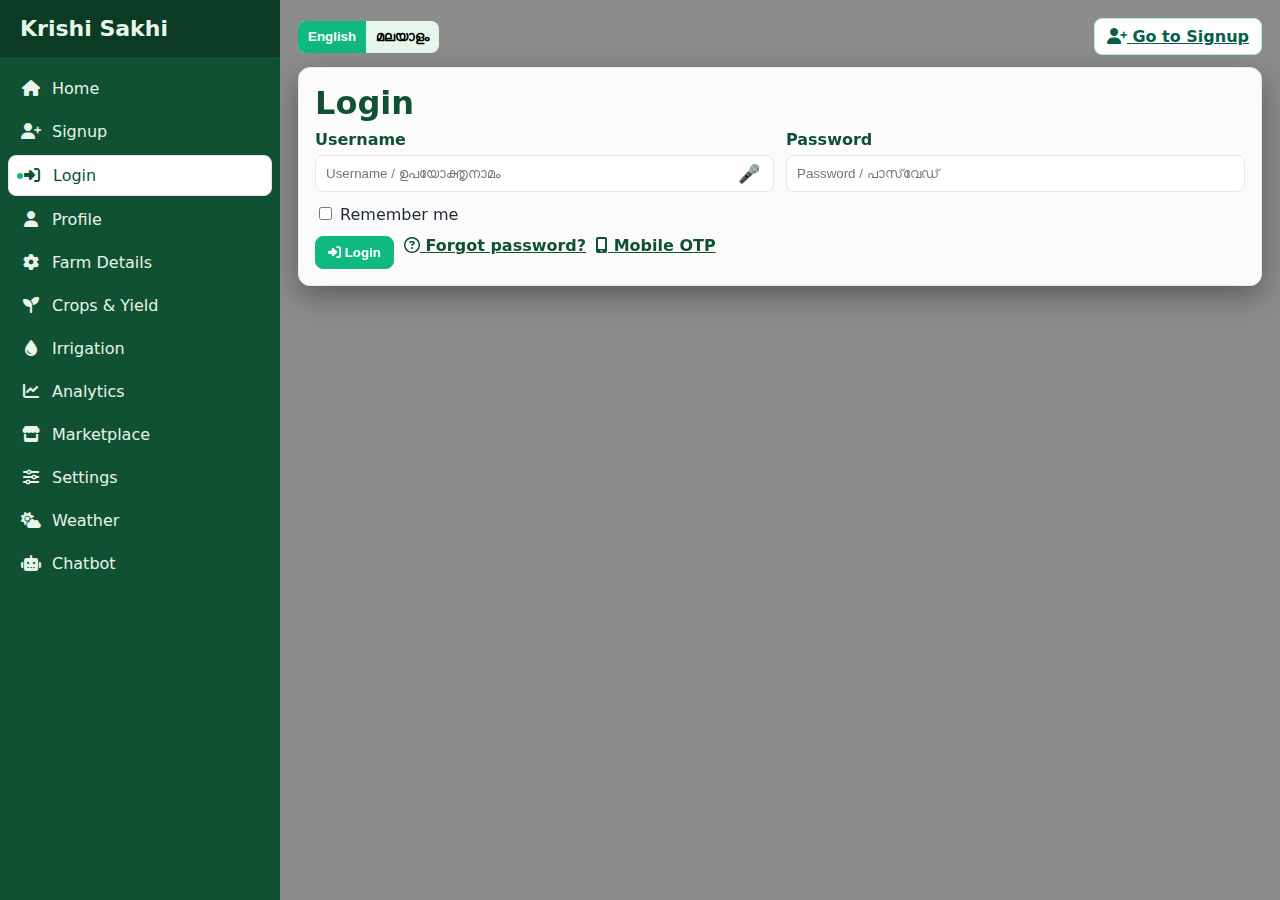
<file: Green/index.html>
<!doctype html>
<html lang="en">
<head>
  <meta charset="utf-8" />
  <meta name="viewport" content="width=device-width, initial-scale=1" />
  <title>Krishi Sakhi • Home</title>
  <link rel="stylesheet" href="styles.css" />
  <link href="https://cdnjs.cloudflare.com/ajax/libs/font-awesome/6.5.0/css/all.min.css" rel="stylesheet" />
</head>
<body>
  <div class="layout">
    <aside class="sidebar">
      <div class="brand">Krishi Sakhi</div>
      <nav>
        <ul class="nav">
          <li><a class="active" href="index.html"><span class="icon"><i class="fa-solid fa-house"></i></span> <span data-i18n="home">Home</span></a></li>
          <li><a href="signup.html"><span class="icon"><i class="fa-solid fa-user-plus"></i></span> <span data-i18n="signup">Signup</span></a></li>
          <li><a href="login.html"><span class="icon"><i class="fa-solid fa-right-to-bracket"></i></span> <span data-i18n="login">Login</span></a></li>
          <li><a href="profile.html"><span class="icon"><i class="fa-solid fa-user"></i></span> <span data-i18n="profile">Profile</span></a></li>
          <li><a href="farm-details.html"><span class="icon"><i class="fa-solid fa-gear"></i></span> <span data-i18n="farm">Farm Details</span></a></li>
          <li><a href="crops-yield.html"><span class="icon"><i class="fa-solid fa-seedling"></i></span> <span data-i18n="crops">Crops & Yield</span></a></li>
          <li><a href="irrigation.html"><span class="icon"><i class="fa-solid fa-droplet"></i></span> <span data-i18n="irrigation">Irrigation</span></a></li>
          <li><a href="analytics.html"><span class="icon"><i class="fa-solid fa-chart-line"></i></span> <span data-i18n="analytics">Analytics</span></a></li>
          <li><a href="marketplace.html"><span class="icon"><i class="fa-solid fa-store"></i></span> <span data-i18n="market">Marketplace</span></a></li>
          <li><a href="settings.html"><span class="icon"><i class="fa-solid fa-sliders"></i></span> <span data-i18n="settings">Settings</span></a></li>
          <li><a href="weather.html"><span class="icon"><i class="fa-solid fa-cloud-sun"></i></span> <span data-i18n="weather">Weather</span></a></li>
        </ul>
      </nav>
    </aside>
    <main class="main">
      <div class="actions" style="justify-content:space-between;align-items:center;margin-bottom:12px">
        <div class="lang-toggle">
          <button id="btn-en" class="active">English</button>
          <button id="btn-ml">മലയാളം</button>
        </div>
        <a class="btn secondary" href="signup.html"><i class="fa-solid fa-user-plus"></i> <span data-i18n="get_started">Get Started</span></a>
      </div>
      <div class="card">
        <h1 class="header" data-i18n="welcome">Welcome to Krishi Sakhi</h1>
        <p class="text" data-i18n="home_desc">Manage your farm operations, crops, water, and market in one place.</p>
      </div>
      <div class="row g-3">
        <div class="card"><h2 class="header" data-i18n="module_profile">Profile</h2><p data-i18n="module_profile_desc">Maintain your personal and farm identification details.</p></div>
        <div class="card"><h2 class="header" data-i18n="module_farm">Farm Details</h2><p data-i18n="module_farm_desc">Record land, soil, infrastructure, and GPS location.</p></div>
        <div class="card"><h2 class="header" data-i18n="module_crops">Crops & Yield</h2><p data-i18n="module_crops_desc">Plan seasons, track growth, and record harvests.</p></div>
        <div class="card"><h2 class="header" data-i18n="module_irrigation">Irrigation</h2><p data-i18n="module_irrigation_desc">Manage water sources, schedules, and usage.</p></div>
        <div class="card"><h2 class="header" data-i18n="module_analytics">Analytics</h2><p data-i18n="module_analytics_desc">View trends and profitability insights.</p></div>
        <div class="card"><h2 class="header" data-i18n="module_market">Marketplace</h2><p data-i18n="module_market_desc">Buy inputs and sell produce.</p></div>
      </div>
    </main>
  </div>
  <script>
    // Auth gate: force login first
    try { if(!localStorage.getItem('green:auth')) { window.location.replace('login.html'); } } catch(e) {}
    const I18N={
      en:{home:'Home',signup:'Signup',login:'Login',profile:'Profile',farm:'Farm Details',crops:'Crops & Yield',irrigation:'Irrigation',analytics:'Analytics',market:'Marketplace',settings:'Settings',get_started:'Get Started',welcome:'Welcome to Kerala Farmers Portal',home_desc:'Manage your farm operations, crops, water, and market in one place.',module_profile:'Profile',module_profile_desc:'Maintain your personal and farm identification details.',module_farm:'Farm Details',module_farm_desc:'Record land, soil, infrastructure, and GPS location.',module_crops:'Crops & Yield',module_crops_desc:'Plan seasons, track growth, and record harvests.',module_irrigation:'Irrigation',module_irrigation_desc:'Manage water sources, schedules, and usage.',module_analytics:'Analytics',module_analytics_desc:'View trends and profitability insights.',module_market:'Marketplace',module_market_desc:'Buy inputs and sell produce.'},
      ml:{home:'ഹോം',signup:'രജിസ്റ്റർ',login:'ലോഗിൻ',profile:'പ്രൊഫൈൽ',farm:'കൃഷിയിട വിവരങ്ങൾ',crops:'വിള & വിളവ്',irrigation:'ജലസേചനം',analytics:'വിശകലനം',market:'മാർക്കറ്റ്പ്ലേസ്',settings:'സെറ്റിങ്ങുകൾ',get_started:'ആരംഭിക്കൂ',welcome:'കേരള കർഷക പോർട്ടലിലേക്ക് സ്വാഗതം',home_desc:'നിങ്ങളുടെ കൃഷിയിടം, വിളകൾ, ജലം, മാർക്കറ്റ് എല്ലാം ഒരിടത്ത്.',module_profile:'പ്രൊഫൈൽ',module_profile_desc:'വ്യക്തിഗതവും കൃഷിയിടവുമായ വിവരങ്ങൾ.',module_farm:'കൃഷിയിട വിവരങ്ങൾ',module_farm_desc:'ഭൂമി, മണ്ണ്, സൗകര്യങ്ങൾ, ജിപിഎസ്.',module_crops:'വിള & വിളവ്',module_crops_desc:'സീസണുകൾ പ്ലാൻ ചെയ്ത് വിള വളർച്ചയും വിളവുമുണ്ട്.',module_irrigation:'ജലസേചനം',module_irrigation_desc:'ജലസ്രോതസുകൾ, ഷെഡ്യൂളുകൾ, ഉപയോഗം.',module_analytics:'വിശകലനം',module_analytics_desc:'ട്രൻഡുകളും ലാഭപ്രാപ്തിയും.',module_market:'മാർക്കറ്റ്പ്ലേസ്',module_market_desc:'ഇൻപുട്ടുകൾ വാങ്ങൽ, ഉൽപ്പന്നം വിൽപ്പന.'}
    };
    const btnEn=document.getElementById('btn-en'), btnMl=document.getElementById('btn-ml');
    function setLang(l){ document.querySelectorAll('[data-i18n]').forEach(el=>{ const k=el.getAttribute('data-i18n'); el.textContent=I18N[l][k]||el.textContent; }); btnEn.classList.toggle('active',l==='en'); btnMl.classList.toggle('active',l==='ml'); }
    btnEn.addEventListener('click',()=>setLang('en')); btnMl.addEventListener('click',()=>setLang('ml'));
    setLang('en');
  </script>
  
  <!-- Chatbot slider -->
  <button class="chatbot-toggle" id="chatbotToggle" title="Ask Krishi Sakhi">💬</button>
  <div class="chatbot-panel" id="chatbotPanel">
    <div class="chatbot-header">
      <strong>Krishi Sakhi Chat</strong>
      <button id="chatbotClose" class="btn secondary" style="padding:4px 8px">✕</button>
    </div>
    <div class="chatbot-body" id="chatBody">
      <div class="chat-msg"><div class="chat-bubble">Hi! Ask me about crops, irrigation, weather, or market prices. Try one:</div></div>
      <div class="suggestions" id="chatSug"></div>
    </div>
    <div class="chat-input">
      <input class="input" id="chatInput" placeholder="Type your question..." />
      <button class="btn" id="chatSend">Send</button>
    </div>
  </div>

  <script>
    // Chatbot simple Q&A
    const QA = [
      {q:['best crop now','season','what to plant'], a:'Current season suggestions: Virippu (Apr–Sep) paddy varieties like Uma/Jyothi; vegetables like okra and cucumber.'},
      {q:['irrigation schedule','water'], a:'Irrigation advice: For paddy, maintain 2–5 cm water depth after transplanting; reduce before harvest. Use schedules based on rainfall.'},
      {q:['fertilizer','npk'], a:'General NPK guidance: Follow soil test. Typical paddy split (example): 60:30:30 kg/acre in 3 splits.'},
      {q:['market price','price'], a:'Market prices vary daily. Check local Krishi Bhavan bulletin or state Agri Market portals.'},
      {q:['weather','rain'], a:'Expect monsoon variability; plan drainage in waterlogged areas and mulch in summer to conserve moisture.'}
    ];
    const SUG = ['What to plant this season?','Irrigation schedule for paddy','Fertilizer guidance','Market price info','Weather tips'];
    const chatToggle=document.getElementById('chatbotToggle');
    const chatPanel=document.getElementById('chatbotPanel');
    const chatClose=document.getElementById('chatbotClose');
    const chatBody=document.getElementById('chatBody');
    const chatInput=document.getElementById('chatInput');
    const chatSend=document.getElementById('chatSend');
    const chatSug=document.getElementById('chatSug');
    function addMsg(text, user=false){
      const row=document.createElement('div'); row.className='chat-msg'+(user?' user':'');
      const bub=document.createElement('div'); bub.className='chat-bubble'; bub.textContent=text; row.appendChild(bub); chatBody.appendChild(row); chatBody.scrollTop=chatBody.scrollHeight;
    }
    function answer(q){
      const t=q.toLowerCase();
      const hit=QA.find(x=>x.q.some(k=>t.includes(k)));
      return hit?hit.a:"Sorry, I don't have that info yet. Try asking about irrigation, fertilizer, market prices, or weather.";
    }
    function send(){ const v=chatInput.value.trim(); if(!v) return; addMsg(v,true); addMsg(answer(v)); chatInput.value=''; }
    chatSend.addEventListener('click',send);
    chatInput.addEventListener('keydown',e=>{ if(e.key==='Enter') send(); });
    chatToggle.addEventListener('click',()=>{ chatPanel.style.display = chatPanel.style.display==='flex'?'none':'flex'; if(chatPanel.style.display==='flex'){ chatInput.focus(); }});
    chatClose.addEventListener('click',()=>{ chatPanel.style.display='none'; });
    SUG.forEach(s=>{ const b=document.createElement('button'); b.className='suggestion'; b.textContent=s; b.addEventListener('click',()=>{ chatInput.value=s; send(); }); chatSug.appendChild(b); });
  </script>

  <!-- Weather slider -->
  <button class="chatbot-toggle" id="weatherToggle" title="Weather">☁️</button>
  <div class="chatbot-panel" id="weatherPanel">
    <div class="chatbot-header">
      <strong>14-Day Weather</strong>
      <a href="weather.html" class="btn secondary" style="padding:4px 8px">Open</a>
    </div>
    <div class="chatbot-body">
      <div id="wxPreview" class="wx-list"></div>
      <div class="hint">Showing next days. Click Open for full 2-week forecast.</div>
    </div>
  </div>
  <script>
    async function loadWeatherPreview(){
      const coords = await (new Promise(res=>{
        if(navigator.geolocation){ navigator.geolocation.getCurrentPosition(p=>res({lat:p.coords.latitude, lon:p.coords.longitude}), ()=>res(null), {timeout:3000}); } else res(null);
      }));
      const lat = coords?.lat ?? 8.5241; // Thiruvananthapuram
      const lon = coords?.lon ?? 76.9366;
      const url = `https://api.open-meteo.com/v1/forecast?latitude=${lat}&longitude=${lon}&daily=temperature_2m_max,temperature_2m_min,precipitation_probability_mean&forecast_days=14&timezone=auto`;
      try{
        const r = await fetch(url); const j = await r.json();
        const d = j.daily; const list=document.getElementById('wxPreview'); list.innerHTML='';
        (d.time||[]).slice(0,6).forEach((date,i)=>{
          const max=d.temperature_2m_max[i], min=d.temperature_2m_min[i], pop=(d.precipitation_probability_mean?.[i]??0);
          const div=document.createElement('div'); div.className='wx-card';
          div.innerHTML = `<div><div>${new Date(date).toLocaleDateString()}</div><div class='wx-badge'>Rain ${pop}%</div></div><div class='wx-temp'>${Math.round(min)}° / ${Math.round(max)}°</div>`;
          list.appendChild(div);
        });
      }catch(e){ document.getElementById('wxPreview').innerHTML='<div class="hint">Weather unavailable offline</div>'; }
    }
    const wxToggle=document.getElementById('weatherToggle'); const wxPanel=document.getElementById('weatherPanel');
    wxToggle.addEventListener('click',()=>{ wxPanel.style.display=wxPanel.style.display==='flex'?'none':'flex'; if(wxPanel.style.display==='flex') loadWeatherPreview(); });
  </script>
</body>
</html>
</file>
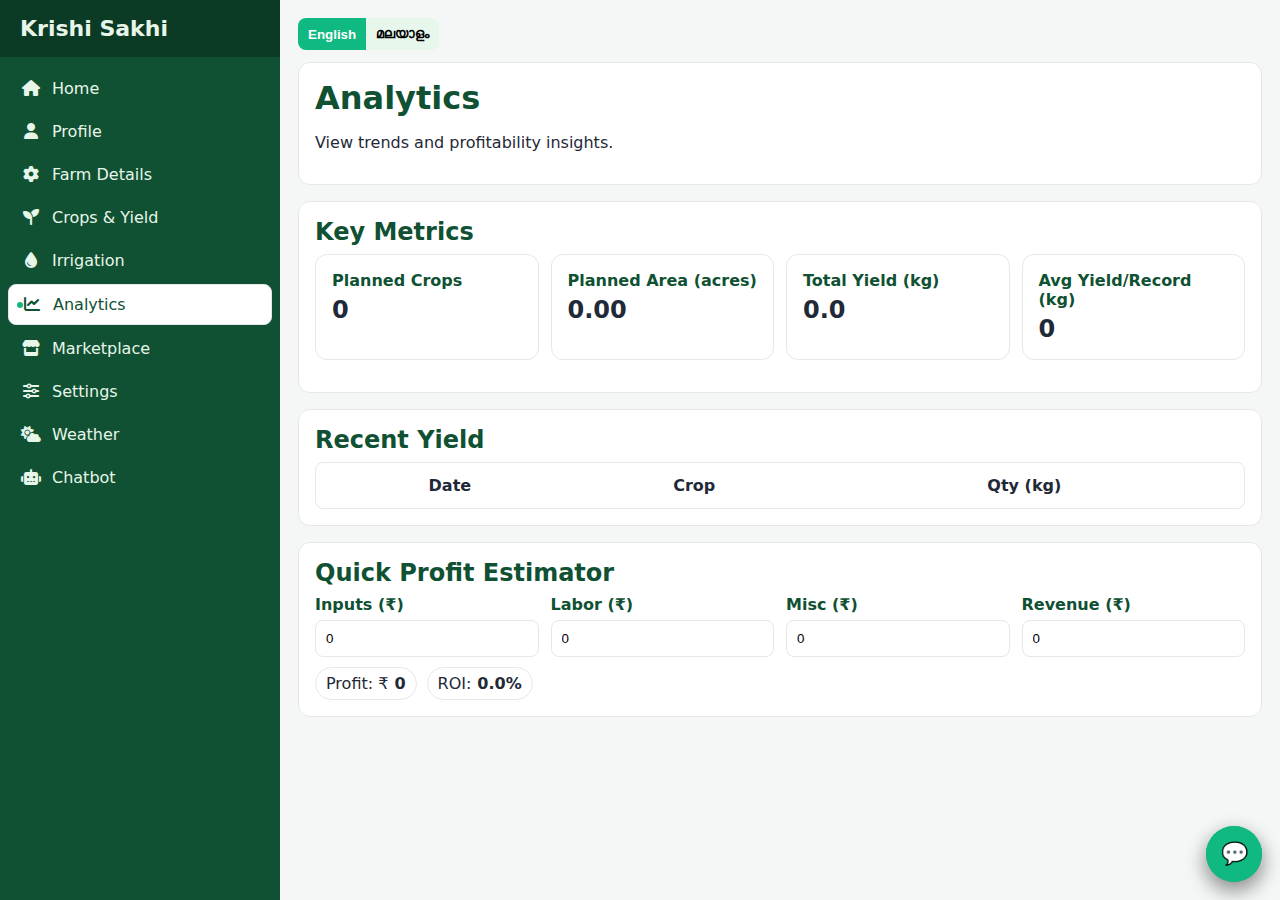
<file: Green/analytics.html>
<!doctype html>
<html lang="en">
<head>
  <meta charset="utf-8" />
  <meta name="viewport" content="width=device-width, initial-scale=1" />
  <title>Analytics • Krishi Sakhi</title>
  <link rel="stylesheet" href="styles.css" />
  <link href="https://cdnjs.cloudflare.com/ajax/libs/font-awesome/6.5.0/css/all.min.css" rel="stylesheet" />
</head>
<body>
  <div class="layout">
    <aside class="sidebar">
      <div class="brand">Krishi Sakhi</div>
      <nav>
        <ul class="nav">
          <li><a href="index.html"><span class="icon"><i class="fa-solid fa-house"></i></span> <span data-i18n="home">Home</span></a></li>
          <li><a href="profile.html"><span class="icon"><i class="fa-solid fa-user"></i></span> <span data-i18n="profile">Profile</span></a></li>
          <li><a href="farm-details.html"><span class="icon"><i class="fa-solid fa-gear"></i></span> <span data-i18n="farm">Farm Details</span></a></li>
          <li><a href="crops-yield.html"><span class="icon"><i class="fa-solid fa-seedling"></i></span> <span data-i18n="crops">Crops & Yield</span></a></li>
          <li><a href="irrigation.html"><span class="icon"><i class="fa-solid fa-droplet"></i></span> <span data-i18n="irrigation">Irrigation</span></a></li>
          <li><a class="active" href="analytics.html"><span class="icon"><i class="fa-solid fa-chart-line"></i></span> <span data-i18n="analytics">Analytics</span></a></li>
          <li><a href="marketplace.html"><span class="icon"><i class="fa-solid fa-store"></i></span> <span data-i18n="market">Marketplace</span></a></li>
          <li><a href="settings.html"><span class="icon"><i class="fa-solid fa-sliders"></i></span> <span data-i18n="settings">Settings</span></a></li>
          <li><a href="weather.html"><span class="icon"><i class="fa-solid fa-cloud-sun"></i></span> <span data-i18n="weather">Weather</span></a></li>
          <li><a href="chatbot.html"><span class="icon"><i class="fa-solid fa-robot"></i></span> <span data-i18n="chat">Chatbot</span></a></li>
        </ul>
      </nav>
    </aside>
    <main class="main">
      <div class="actions" style="justify-content:space-between;align-items:center;margin-bottom:12px">
        <div class="lang-toggle">
          <button id="btn-en" class="active">English</button>
          <button id="btn-ml">മലയാളം</button>
        </div>
      </div>
      <div class="card">
        <h1 class="header" data-i18n="title">Analytics</h1>
        <p data-i18n="desc">View trends and profitability insights.</p>
      </div>
      <div class="card">
        <h2 class="header">Key Metrics</h2>
        <div class="row g-4">
          <div class="card"><div class="label">Planned Crops</div><div id="an_crops" style="font-size:24px;font-weight:800">0</div></div>
          <div class="card"><div class="label">Planned Area (acres)</div><div id="an_area" style="font-size:24px;font-weight:800">0</div></div>
          <div class="card"><div class="label">Total Yield (kg)</div><div id="an_yield" style="font-size:24px;font-weight:800">0</div></div>
          <div class="card"><div class="label">Avg Yield/Record (kg)</div><div id="an_avg" style="font-size:24px;font-weight:800">0</div></div>
        </div>
      </div>

      <div class="card">
        <h2 class="header">Recent Yield</h2>
        <table class="input" style="width:100%"><thead><tr><th>Date</th><th>Crop</th><th>Qty (kg)</th></tr></thead><tbody id="an_ylist"></tbody></table>
      </div>

      <div class="card">
        <h2 class="header">Quick Profit Estimator</h2>
        <div class="row g-4">
          <div><div class="label">Inputs (₹)</div><input class="input" id="an_inputs" type="number" value="0"/></div>
          <div><div class="label">Labor (₹)</div><input class="input" id="an_labor" type="number" value="0"/></div>
          <div><div class="label">Misc (₹)</div><input class="input" id="an_misc" type="number" value="0"/></div>
          <div><div class="label">Revenue (₹)</div><input class="input" id="an_revenue" type="number" value="0"/></div>
        </div>
        <div class="actions" style="margin-top:10px">
          <span class="pill">Profit: ₹ <strong id="an_profit">0</strong></span>
          <span class="pill">ROI: <strong id="an_roi">0%</strong></span>
        </div>
      </div>
    </main>
  </div>
  <script>
    const I18N={en:{home:'Home',profile:'Profile',farm:'Farm Details',crops:'Crops & Yield',irrigation:'Irrigation',analytics:'Analytics',market:'Marketplace',settings:'Settings',title:'Analytics',desc:'View trends and profitability insights.'},ml:{home:'ഹോം',profile:'പ്രൊഫൈൽ',farm:'കൃഷിയിട വിവരങ്ങൾ',crops:'വിള & വിളവ്',irrigation:'ജലസേചനം',analytics:'വിശകലനം',market:'മാർക്കറ്റ്പ്ലേസ്',settings:'സെറ്റിങ്ങുകൾ',title:'വിശകലനം',desc:'ട്രൻഡുകളും ലാഭപ്രാപ്തിയും കാണുക.'}};
    const btnEn=document.getElementById('btn-en'), btnMl=document.getElementById('btn-ml'); function setLang(l){ document.querySelectorAll('[data-i18n]').forEach(el=>{ const k=el.getAttribute('data-i18n'); el.textContent=I18N[l][k]||el.textContent; }); btnEn.classList.toggle('active',l==='en'); btnMl.classList.toggle('active',l==='ml'); }
    btnEn.addEventListener('click',()=>setLang('en')); btnMl.addEventListener('click',()=>setLang('ml')); setLang('en');

    // Compute metrics from localStorage
    function loadData(){
      const plan = JSON.parse(localStorage.getItem('green:crops')||'[]');
      const yieldArr = JSON.parse(localStorage.getItem('green:yield')||'[]');
      const totalArea = plan.reduce((s,r)=>s+(Number(r.area)||0),0);
      const totalYield = yieldArr.reduce((s,r)=>s+(Number(r.qty)||0),0);
      document.getElementById('an_crops').textContent = plan.length;
      document.getElementById('an_area').textContent = totalArea.toFixed(2);
      document.getElementById('an_yield').textContent = totalYield.toFixed(1);
      document.getElementById('an_avg').textContent = yieldArr.length? (totalYield/yieldArr.length).toFixed(1):'0';
      // recent list
      const tbody=document.getElementById('an_ylist'); tbody.innerHTML='';
      yieldArr.slice(-10).reverse().forEach(r=>{ const tr=document.createElement('tr'); tr.innerHTML=`<td>${r.date}</td><td>${r.crop}</td><td>${r.qty}</td>`; tbody.appendChild(tr); });
    }
    function calcProfit(){
      const i=Number(document.getElementById('an_inputs').value)||0;
      const l=Number(document.getElementById('an_labor').value)||0;
      const m=Number(document.getElementById('an_misc').value)||0;
      const rev=Number(document.getElementById('an_revenue').value)||0;
      const profit = rev - (i+l+m);
      const roi = (i+l+m)>0 ? (profit/(i+l+m))*100 : 0;
      document.getElementById('an_profit').textContent = profit.toFixed(0);
      document.getElementById('an_roi').textContent = roi.toFixed(1)+'%';
    }
    ['an_inputs','an_labor','an_misc','an_revenue'].forEach(id=>document.getElementById(id).addEventListener('input',calcProfit));
    loadData(); calcProfit();
  </script>
  
  <!-- Weather slider -->
  <button class="chatbot-toggle" id="weatherToggle" title="Weather">☁️</button>
  <div class="chatbot-panel" id="weatherPanel">
    <div class="chatbot-header">
      <strong>14-Day Weather</strong>
      <a href="weather.html" class="btn secondary" style="padding:4px 8px">Open</a>
    </div>
    <div class="chatbot-body">
      <div id="wxPreview" class="wx-list"></div>
      <div class="hint">Showing next days. Click Open for full 2-week forecast.</div>
    </div>
  </div>
  <script>
    async function loadWeatherPreview(){
      const coords = await new Promise(res=>{
        if(navigator.geolocation){ navigator.geolocation.getCurrentPosition(p=>res({lat:p.coords.latitude, lon:p.coords.longitude}), ()=>res(null), {timeout:3000}); } else res(null);
      });
      const lat = coords?.lat ?? 8.5241; // Thiruvananthapuram
      const lon = coords?.lon ?? 76.9366;
      const url = `https://api.open-meteo.com/v1/forecast?latitude=${lat}&longitude=${lon}&daily=temperature_2m_max,temperature_2m_min,precipitation_probability_mean&forecast_days=14&timezone=auto`;
      try{
        const r = await fetch(url); const j = await r.json();
        const d = j.daily; const list=document.getElementById('wxPreview'); list.innerHTML='';
        (d.time||[]).slice(0,6).forEach((date,i)=>{
          const max=d.temperature_2m_max[i], min=d.temperature_2m_min[i], pop=(d.precipitation_probability_mean?.[i]??0);
          const div=document.createElement('div'); div.className='wx-card';
          div.innerHTML = `<div><div>${new Date(date).toLocaleDateString()}</div><div class='wx-badge'>Rain ${pop}%</div></div><div class='wx-temp'>${Math.round(min)}° / ${Math.round(max)}°</div>`;
          list.appendChild(div);
        });
      }catch(e){ document.getElementById('wxPreview').innerHTML='<div class="hint">Weather unavailable offline</div>'; }
    }
    const wxToggle=document.getElementById('weatherToggle'); const wxPanel=document.getElementById('weatherPanel');
    wxToggle.addEventListener('click',()=>{ wxPanel.style.display=wxPanel.style.display==='flex'?'none':'flex'; if(wxPanel.style.display==='flex') loadWeatherPreview(); });
  </script>
  
  <!-- Chatbot slider -->
  <button class="chatbot-toggle" id="chatbotToggle" title="Ask Krishi Sakhi">💬</button>
  <div class="chatbot-panel" id="chatbotPanel">
    <div class="chatbot-header">
      <strong>Krishi Sakhi Chat</strong>
      <button id="chatbotClose" class="btn secondary" style="padding:4px 8px">✕</button>
    </div>
    <div class="chatbot-body" id="chatBody">
      <div class="chat-msg"><div class="chat-bubble">Hi! Ask me about crops, irrigation, weather, or market prices. Try one:</div></div>
      <div class="suggestions" id="chatSug"></div>
    </div>
    <div class="chat-input">
      <input class="input" id="chatInput" placeholder="Type your question..." />
      <button class="btn" id="chatSend">Send</button>
    </div>
  </div>

  <script>
    const QA = [
      {q:['best crop now','season','what to plant'], a:'Current season suggestions: Virippu (Apr–Sep) paddy varieties like Uma/Jyothi; vegetables like okra and cucumber.'},
      {q:['irrigation schedule','water'], a:'Irrigation advice: For paddy, maintain 2–5 cm water depth after transplanting; reduce before harvest.'},
      {q:['fertilizer','npk'], a:'General NPK guidance: Follow soil test. Example: 60:30:30 kg/acre in 3 splits (crop dependent).'},
      {q:['market price','price'], a:'Market prices vary daily. Check local Krishi Bhavan bulletin or state Agri Market portals.'},
      {q:['weather','rain'], a:'Expect monsoon variability; plan drainage and mulch to conserve moisture.'}
    ];
    const SUG = ['What to plant this season?','Irrigation schedule','Fertilizer guidance','Market price info','Weather tips'];
    const chatToggle=document.getElementById('chatbotToggle');
    const chatPanel=document.getElementById('chatbotPanel');
    const chatClose=document.getElementById('chatbotClose');
    const chatBody=document.getElementById('chatBody');
    const chatInput=document.getElementById('chatInput');
    const chatSend=document.getElementById('chatSend');
    const chatSug=document.getElementById('chatSug');
    function addMsg(text, user=false){ const row=document.createElement('div'); row.className='chat-msg'+(user?' user':''); const bub=document.createElement('div'); bub.className='chat-bubble'; bub.textContent=text; row.appendChild(bub); chatBody.appendChild(row); chatBody.scrollTop=chatBody.scrollHeight; }
    function answer(q){ const t=q.toLowerCase(); const hit=QA.find(x=>x.q.some(k=>t.includes(k))); return hit?hit.a:"Sorry, I don't have that info yet. Try asking about irrigation, fertilizer, market prices, or weather."; }
    function send(){ const v=chatInput.value.trim(); if(!v) return; addMsg(v,true); addMsg(answer(v)); chatInput.value=''; }
    chatSend.addEventListener('click',send); chatInput.addEventListener('keydown',e=>{ if(e.key==='Enter') send(); });
    chatToggle.addEventListener('click',()=>{ chatPanel.style.display = chatPanel.style.display==='flex'?'none':'flex'; if(chatPanel.style.display==='flex'){ chatInput.focus(); }});
    chatClose.addEventListener('click',()=>{ chatPanel.style.display='none'; });
    SUG.forEach(s=>{ const b=document.createElement('button'); b.className='suggestion'; b.textContent=s; b.addEventListener('click',()=>{ chatInput.value=s; send(); }); chatSug.appendChild(b); });
  </script>
</body>
</html>
</file>
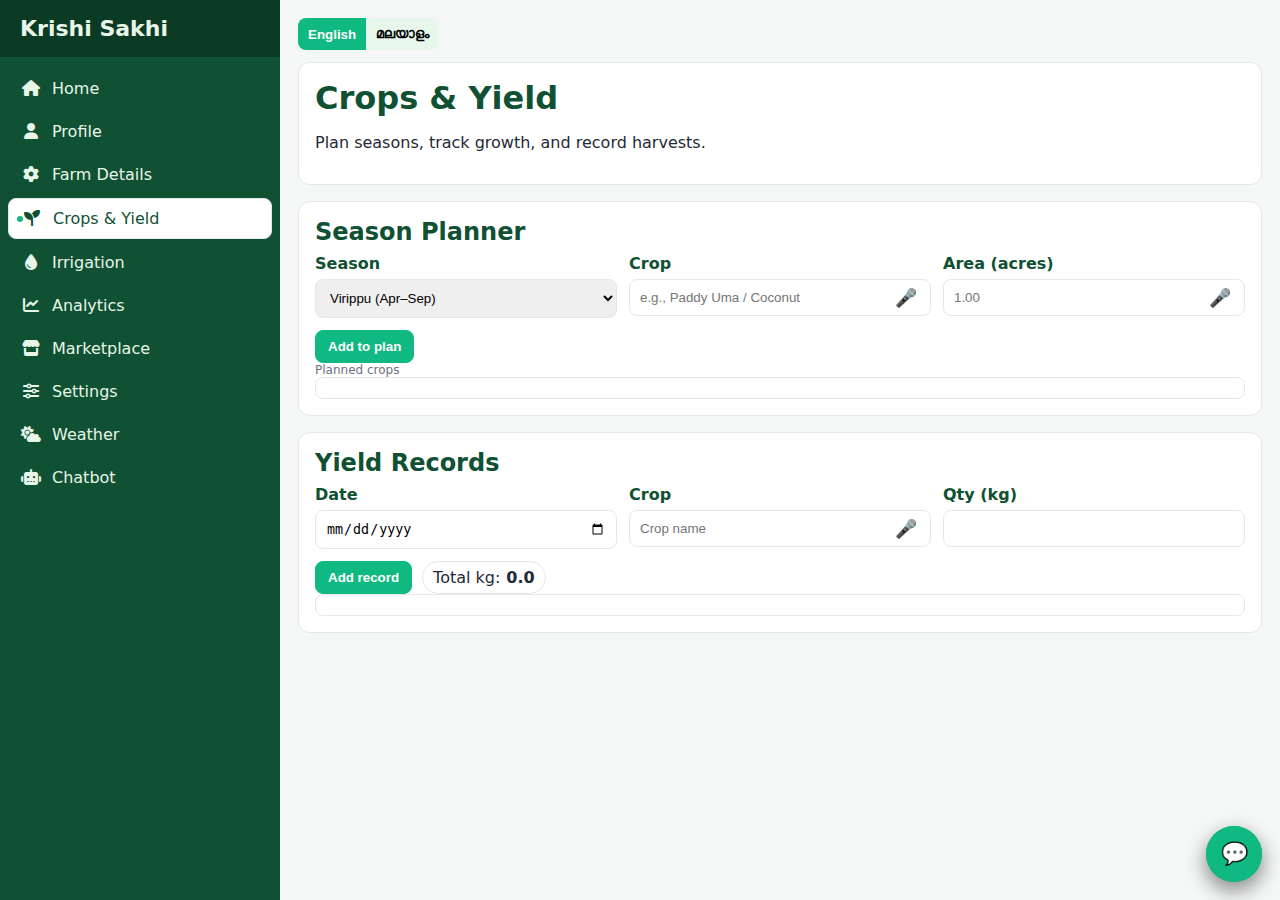
<file: Green/crops-yield.html>
<!doctype html>
<html lang="en">
<head>
  <meta charset="utf-8" />
  <meta name="viewport" content="width=device-width, initial-scale=1" />
  <title>Crops & Yield • Krishi Sakhi</title>
  <link rel="stylesheet" href="styles.css" />
  <link href="https://cdnjs.cloudflare.com/ajax/libs/font-awesome/6.5.0/css/all.min.css" rel="stylesheet" />
</head>
<body>
  <div class="layout">
    <aside class="sidebar">
      <div class="brand">Krishi Sakhi</div>
      <nav>
        <ul class="nav">
          <li><a href="index.html"><span class="icon"><i class="fa-solid fa-house"></i></span> <span data-i18n="home">Home</span></a></li>
          <li><a href="profile.html"><span class="icon"><i class="fa-solid fa-user"></i></span> <span data-i18n="profile">Profile</span></a></li>
          <li><a href="farm-details.html"><span class="icon"><i class="fa-solid fa-gear"></i></span> <span data-i18n="farm">Farm Details</span></a></li>
          <li><a class="active" href="crops-yield.html"><span class="icon"><i class="fa-solid fa-seedling"></i></span> <span data-i18n="crops">Crops & Yield</span></a></li>
          <li><a href="irrigation.html"><span class="icon"><i class="fa-solid fa-droplet"></i></span> <span data-i18n="irrigation">Irrigation</span></a></li>
          <li><a href="analytics.html"><span class="icon"><i class="fa-solid fa-chart-line"></i></span> <span data-i18n="analytics">Analytics</span></a></li>
          <li><a href="marketplace.html"><span class="icon"><i class="fa-solid fa-store"></i></span> <span data-i18n="market">Marketplace</span></a></li>
          <li><a href="settings.html"><span class="icon"><i class="fa-solid fa-sliders"></i></span> <span data-i18n="settings">Settings</span></a></li>
          <li><a href="weather.html"><span class="icon"><i class="fa-solid fa-cloud-sun"></i></span> <span data-i18n="weather">Weather</span></a></li>
          <li><a href="chatbot.html"><span class="icon"><i class="fa-solid fa-robot"></i></span> <span data-i18n="chat">Chatbot</span></a></li>
        </ul>
      </nav>
    </aside>
    <main class="main">
      <div class="actions" style="justify-content:space-between;align-items:center;margin-bottom:12px">
        <div class="lang-toggle">
          <button id="btn-en" class="active">English</button>
          <button id="btn-ml">മലയാളം</button>
        </div>
      </div>
      <div class="card">
        <h1 class="header" data-i18n="title">Crops & Yield</h1>
        <p data-i18n="desc">Plan seasons, track growth, and record harvests.</p>
      </div>
      <div class="card">
        <h2 class="header">Season Planner</h2>
        <div class="row g-3">
          <div>
            <div class="label">Season</div>
            <select class="select" id="cy_season"><option>Virippu (Apr–Sep)</option><option>Mundakan (Oct–Dec)</option><option>Puncha (Jan–Mar)</option></select>
          </div>
          <div>
            <div class="label">Crop</div>
            <input class="input" id="cy_crop" placeholder="e.g., Paddy Uma / Coconut" />
          </div>
          <div>
            <div class="label">Area (acres)</div>
            <input class="input" id="cy_area" type="number" step="0.01" placeholder="1.00" />
          </div>
          <div class="actions" style="grid-column:1/-1">
            <button class="btn" id="cy_add">Add to plan</button>
          </div>
        </div>
        <div class="hint">Planned crops</div>
        <table class="input" style="width:100%"><tbody id="cy_list"></tbody></table>
      </div>

      <div class="card">
        <h2 class="header">Yield Records</h2>
        <div class="row g-3">
          <div>
            <div class="label">Date</div>
            <input class="input" id="y_date" type="date" />
          </div>
          <div>
            <div class="label">Crop</div>
            <input class="input" id="y_crop" placeholder="Crop name" />
          </div>
          <div>
            <div class="label">Qty (kg)</div>
            <input class="input" id="y_qty" type="number" step="0.1" />
          </div>
          <div class="actions" style="grid-column:1/-1">
            <button class="btn" id="y_add">Add record</button>
            <span class="pill">Total kg: <strong id="y_total">0</strong></span>
          </div>
        </div>
        <table class="input" style="width:100%"><tbody id="y_list"></tbody></table>
      </div>
    </main>
  </div>
  <script>
    const I18N={en:{home:'Home',profile:'Profile',farm:'Farm Details',crops:'Crops & Yield',irrigation:'Irrigation',analytics:'Analytics',market:'Marketplace',settings:'Settings',title:'Crops & Yield',desc:'Plan seasons, track growth, and record harvests.'},ml:{home:'ഹോം',profile:'പ്രൊഫൈൽ',farm:'കൃഷിയിട വിവരങ്ങൾ',crops:'വിള & വിളവ്',irrigation:'ജലസേചനം',analytics:'വിശകലനം',market:'മാർക്കറ്റ്പ്ലേസ്',settings:'സെറ്റിങ്ങുകൾ',title:'വിള & വിളവ്',desc:'സീസൺ പ്ലാൻ ചെയ്തു വളർച്ചയും വിളവുമെല്ലാം രേഖപ്പെടുത്തുക.'}};
    const btnEn=document.getElementById('btn-en'), btnMl=document.getElementById('btn-ml'); let currentLang='en';
    function setLang(l){ currentLang=l; document.querySelectorAll('[data-i18n]').forEach(el=>{ const k=el.getAttribute('data-i18n'); el.textContent=I18N[l][k]||el.textContent; }); btnEn.classList.toggle('active',l==='en'); btnMl.classList.toggle('active',l==='ml'); }
    btnEn.addEventListener('click',()=>setLang('en')); btnMl.addEventListener('click',()=>setLang('ml')); setLang('en');

    // Voice mic for inputs
    (function enableVoice(){ const Rec=window.SpeechRecognition||window.webkitSpeechRecognition; if(!Rec) return; document.querySelectorAll('input[placeholder], textarea[placeholder]').forEach(el=>{ if(el.closest('.input-with-voice')) return; const wrap=document.createElement('div'); wrap.className='input-with-voice'; el.parentNode.insertBefore(wrap, el); wrap.appendChild(el); const b=document.createElement('button'); b.type='button'; b.className='voice-btn'; b.textContent='🎤'; wrap.appendChild(b); const rec=new Rec(); rec.continuous=false; rec.interimResults=false; b.addEventListener('click',()=>{ rec.lang=currentLang==='en'?'en-IN':'ml-IN'; rec.start(); b.classList.add('listening');}); rec.onresult=e=>{ el.value=e.results[0][0].transcript; }; rec.onend=()=>b.classList.remove('listening'); }); })();

    // Storage keys
    const KPLAN='green:crops';
    const KYIELD='green:yield';
    function renderPlan(){ const list=document.getElementById('cy_list'); list.innerHTML=''; const arr=JSON.parse(localStorage.getItem(KPLAN)||'[]'); arr.forEach((r,i)=>{ const tr=document.createElement('tr'); tr.innerHTML=`<td>${r.season}</td><td>${r.crop}</td><td>${r.area} acres</td><td><button class='btn secondary' data-i='${i}'>Delete</button></td>`; list.appendChild(tr); }); list.querySelectorAll('button').forEach(b=>b.addEventListener('click',()=>{ const i=+b.dataset.i; const a=JSON.parse(localStorage.getItem(KPLAN)||'[]'); a.splice(i,1); localStorage.setItem(KPLAN, JSON.stringify(a)); renderPlan(); })); }
    function renderYield(){ const list=document.getElementById('y_list'); list.innerHTML=''; const arr=JSON.parse(localStorage.getItem(KYIELD)||'[]'); let tot=0; arr.forEach((r,i)=>{ tot+=r.qty; const tr=document.createElement('tr'); tr.innerHTML=`<td>${r.date}</td><td>${r.crop}</td><td>${r.qty} kg</td><td><button class='btn secondary' data-i='${i}'>Delete</button></td>`; list.appendChild(tr); }); document.getElementById('y_total').textContent=tot.toFixed(1); list.querySelectorAll('button').forEach(b=>b.addEventListener('click',()=>{ const i=+b.dataset.i; const a=JSON.parse(localStorage.getItem(KYIELD)||'[]'); a.splice(i,1); localStorage.setItem(KYIELD, JSON.stringify(a)); renderYield(); })); }
    document.getElementById('cy_add').addEventListener('click',()=>{ const season=cy_season.value; const crop=cy_crop.value.trim(); const area=parseFloat(cy_area.value)||0; if(!crop||area<=0) return alert('Enter crop and area'); const arr=JSON.parse(localStorage.getItem(KPLAN)||'[]'); arr.push({season,crop,area}); localStorage.setItem(KPLAN, JSON.stringify(arr)); cy_crop.value=''; cy_area.value=''; renderPlan(); });
    document.getElementById('y_add').addEventListener('click',()=>{ const date=y_date.value||new Date().toISOString().slice(0,10); const crop=y_crop.value.trim(); const qty=parseFloat(y_qty.value)||0; if(!crop||qty<=0) return alert('Enter crop and qty'); const arr=JSON.parse(localStorage.getItem(KYIELD)||'[]'); arr.push({date,crop,qty}); localStorage.setItem(KYIELD, JSON.stringify(arr)); y_crop.value=''; y_qty.value=''; renderYield(); });
    renderPlan(); renderYield();
  </script>
  
  <!-- Weather slider -->
  <button class="chatbot-toggle" id="weatherToggle" title="Weather">☁️</button>
  <div class="chatbot-panel" id="weatherPanel">
    <div class="chatbot-header">
      <strong>14-Day Weather</strong>
      <a href="weather.html" class="btn secondary" style="padding:4px 8px">Open</a>
    </div>
    <div class="chatbot-body">
      <div id="wxPreview" class="wx-list"></div>
      <div class="hint">Showing next days. Click Open for full 2-week forecast.</div>
    </div>
  </div>
  <script>
    async function loadWeatherPreview(){
      const coords = await new Promise(res=>{
        if(navigator.geolocation){ navigator.geolocation.getCurrentPosition(p=>res({lat:p.coords.latitude, lon:p.coords.longitude}), ()=>res(null), {timeout:3000}); } else res(null);
      });
      const lat = coords?.lat ?? 8.5241; // Thiruvananthapuram
      const lon = coords?.lon ?? 76.9366;
      const url = `https://api.open-meteo.com/v1/forecast?latitude=${lat}&longitude=${lon}&daily=temperature_2m_max,temperature_2m_min,precipitation_probability_mean&forecast_days=14&timezone=auto`;
      try{
        const r = await fetch(url); const j = await r.json();
        const d = j.daily; const list=document.getElementById('wxPreview'); list.innerHTML='';
        (d.time||[]).slice(0,6).forEach((date,i)=>{
          const max=d.temperature_2m_max[i], min=d.temperature_2m_min[i], pop=(d.precipitation_probability_mean?.[i]??0);
          const div=document.createElement('div'); div.className='wx-card';
          div.innerHTML = `<div><div>${new Date(date).toLocaleDateString()}</div><div class='wx-badge'>Rain ${pop}%</div></div><div class='wx-temp'>${Math.round(min)}° / ${Math.round(max)}°</div>`;
          list.appendChild(div);
        });
      }catch(e){ document.getElementById('wxPreview').innerHTML='<div class="hint">Weather unavailable offline</div>'; }
    }
    const wxToggle=document.getElementById('weatherToggle'); const wxPanel=document.getElementById('weatherPanel');
    wxToggle.addEventListener('click',()=>{ wxPanel.style.display=wxPanel.style.display==='flex'?'none':'flex'; if(wxPanel.style.display==='flex') loadWeatherPreview(); });
  </script>
  
  <!-- Chatbot slider -->
  <button class="chatbot-toggle" id="chatbotToggle" title="Ask Krishi Sakhi">💬</button>
  <div class="chatbot-panel" id="chatbotPanel">
    <div class="chatbot-header">
      <strong>Krishi Sakhi Chat</strong>
      <button id="chatbotClose" class="btn secondary" style="padding:4px 8px">✕</button>
    </div>
    <div class="chatbot-body" id="chatBody">
      <div class="chat-msg"><div class="chat-bubble">Hi! Ask me about crops, irrigation, weather, or market prices. Try one:</div></div>
      <div class="suggestions" id="chatSug"></div>
    </div>
    <div class="chat-input">
      <input class="input" id="chatInput" placeholder="Type your question..." />
      <button class="btn" id="chatSend">Send</button>
    </div>
  </div>

  <script>
    const QA = [
      {q:['best crop now','season','what to plant'], a:'Current season suggestions: Virippu (Apr–Sep) paddy Uma/Jyothi; vegetables like okra and cucumber.'},
      {q:['irrigation schedule','water'], a:'Irrigation advice: For paddy, maintain 2–5 cm water depth after transplanting; reduce before harvest.'},
      {q:['fertilizer','npk'], a:'Follow soil test. Example split: 60:30:30 kg/acre (crop dependent).'},
      {q:['market price','price'], a:'Check Krishi Bhavan bulletin or Kerala Agri Market portals.'},
      {q:['weather','rain'], a:'Plan drainage for heavy rain; mulch to conserve moisture.'}
    ];
    const SUG=['What to plant this season?','Irrigation schedule','Fertilizer guidance','Market price info','Weather tips'];
    const chatToggle=document.getElementById('chatbotToggle'); const chatPanel=document.getElementById('chatbotPanel'); const chatClose=document.getElementById('chatbotClose');
    const chatBody=document.getElementById('chatBody'); const chatInput=document.getElementById('chatInput'); const chatSend=document.getElementById('chatSend'); const chatSug=document.getElementById('chatSug');
    function addMsg(t,u=false){ const r=document.createElement('div'); r.className='chat-msg'+(u?' user':''); const b=document.createElement('div'); b.className='chat-bubble'; b.textContent=t; r.appendChild(b); chatBody.appendChild(r); chatBody.scrollTop=chatBody.scrollHeight; }
    function answer(q){ const t=q.toLowerCase(); const hit=QA.find(x=>x.q.some(k=>t.includes(k))); return hit?hit.a:"Sorry, try asking about irrigation, fertilizer, market, or weather."; }
    function send(){ const v=chatInput.value.trim(); if(!v) return; addMsg(v,true); addMsg(answer(v)); chatInput.value=''; }
    chatSend.addEventListener('click',send); chatInput.addEventListener('keydown',e=>{ if(e.key==='Enter') send(); });
    chatToggle.addEventListener('click',()=>{ chatPanel.style.display=chatPanel.style.display==='flex'?'none':'flex'; if(chatPanel.style.display==='flex') chatInput.focus(); });
    chatClose.addEventListener('click',()=>chatPanel.style.display='none');
    SUG.forEach(s=>{ const b=document.createElement('button'); b.className='suggestion'; b.textContent=s; b.addEventListener('click',()=>{ chatInput.value=s; send(); }); chatSug.appendChild(b); });
  </script>
</body>
</html>
</file>
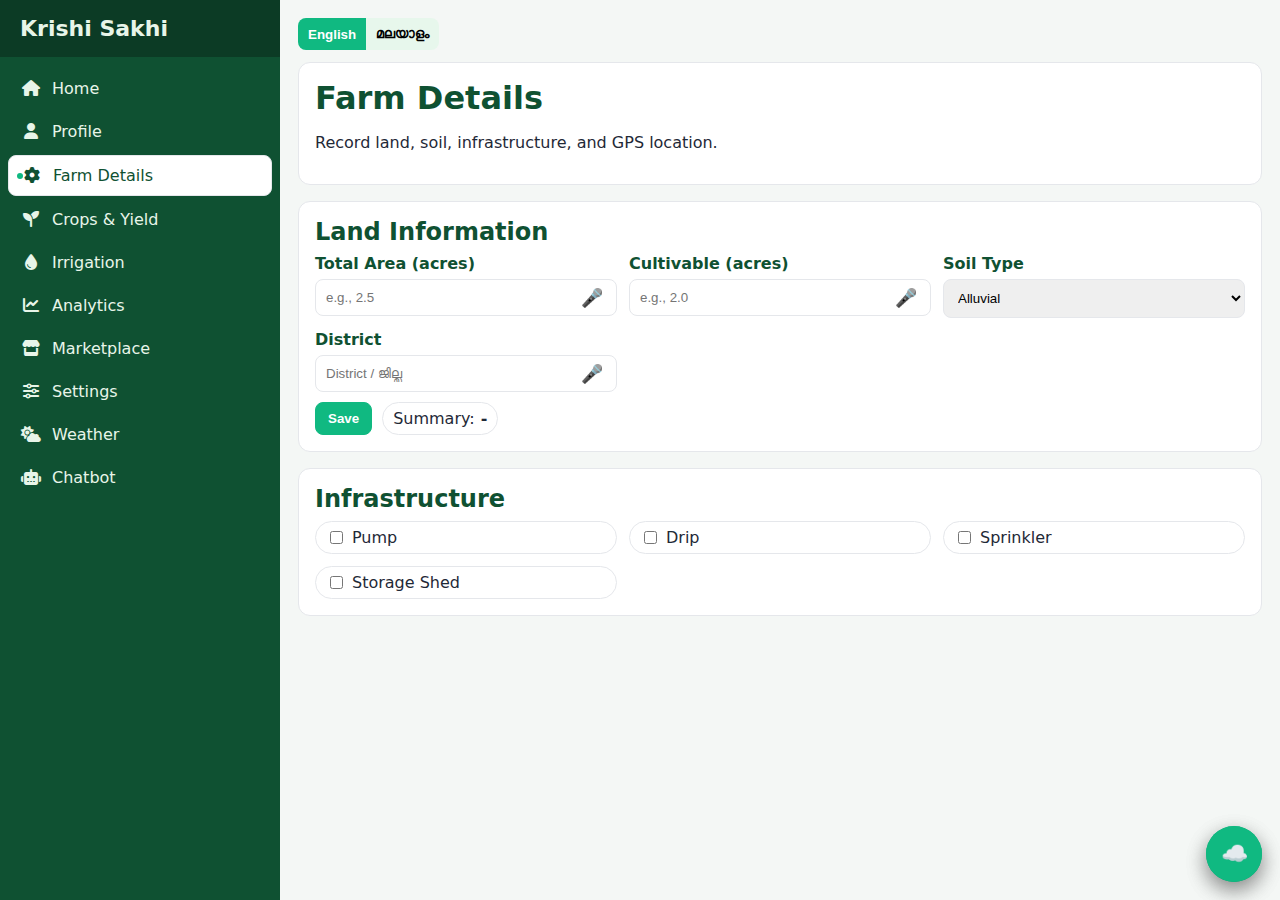
<file: Green/farm-details.html>
<!doctype html>
<html lang="en">
<head>
  <meta charset="utf-8" />
  <meta name="viewport" content="width=device-width, initial-scale=1" />
  <title>Farm Details • Krishi Sakhi</title>
  <link rel="stylesheet" href="styles.css" />
  <link href="https://cdnjs.cloudflare.com/ajax/libs/font-awesome/6.5.0/css/all.min.css" rel="stylesheet" />
</head>
<body>
  <div class="layout">
    <aside class="sidebar">
      <div class="brand">Krishi Sakhi</div>
      <nav>
        <ul class="nav">
          <li><a href="index.html"><span class="icon"><i class="fa-solid fa-house"></i></span> <span data-i18n="home">Home</span></a></li>
          <li><a href="profile.html"><span class="icon"><i class="fa-solid fa-user"></i></span> <span data-i18n="profile">Profile</span></a></li>
          <li><a class="active" href="farm-details.html"><span class="icon"><i class="fa-solid fa-gear"></i></span> <span data-i18n="farm">Farm Details</span></a></li>
          <li><a href="crops-yield.html"><span class="icon"><i class="fa-solid fa-seedling"></i></span> <span data-i18n="crops">Crops & Yield</span></a></li>
          <li><a href="irrigation.html"><span class="icon"><i class="fa-solid fa-droplet"></i></span> <span data-i18n="irrigation">Irrigation</span></a></li>
          <li><a href="analytics.html"><span class="icon"><i class="fa-solid fa-chart-line"></i></span> <span data-i18n="analytics">Analytics</span></a></li>
          <li><a href="marketplace.html"><span class="icon"><i class="fa-solid fa-store"></i></span> <span data-i18n="market">Marketplace</span></a></li>
          <li><a href="settings.html"><span class="icon"><i class="fa-solid fa-sliders"></i></span> <span data-i18n="settings">Settings</span></a></li>
          <li><a href="weather.html"><span class="icon"><i class="fa-solid fa-cloud-sun"></i></span> <span data-i18n="weather">Weather</span></a></li>
          <li><a href="chatbot.html"><span class="icon"><i class="fa-solid fa-robot"></i></span> <span data-i18n="chat">Chatbot</span></a></li>
        </ul>
      </nav>
    </aside>
    <main class="main">
      <div class="actions" style="justify-content:space-between;align-items:center;margin-bottom:12px">
        <div class="lang-toggle">
          <button id="btn-en" class="active">English</button>
          <button id="btn-ml">മലയാളം</button>
        </div>
      </div>
      <div class="card">
        <h1 class="header" data-i18n="title">Farm Details</h1>
        <p data-i18n="desc">Record land, soil, infrastructure, and GPS location.</p>
      </div>
      <div class="card">
        <h2 class="header">Land Information</h2>
        <div class="row g-3">
          <div>
            <div class="label">Total Area (acres)</div>
            <input class="input" id="fd_area" type="number" placeholder="e.g., 2.5" />
          </div>
          <div>
            <div class="label">Cultivable (acres)</div>
            <input class="input" id="fd_cult" type="number" placeholder="e.g., 2.0" />
          </div>
          <div>
            <div class="label">Soil Type</div>
            <select class="select" id="fd_soil"><option>Alluvial</option><option>Laterite</option><option>Clay</option><option>Sandy loam</option></select>
          </div>
          <div>
            <div class="label">District</div>
            <input class="input" id="fd_district" placeholder="District / ജില്ല" />
          </div>
        </div>
        <div class="actions" style="margin-top:10px">
          <button class="btn" id="fd_save">Save</button>
          <span class="pill">Summary: <strong id="fd_summary">-</strong></span>
        </div>
      </div>

      <div class="card">
        <h2 class="header">Infrastructure</h2>
        <div class="row g-3">
          <label class="pill"><input type="checkbox" id="fd_pump"/> Pump</label>
          <label class="pill"><input type="checkbox" id="fd_drip"/> Drip</label>
          <label class="pill"><input type="checkbox" id="fd_sprinkler"/> Sprinkler</label>
          <label class="pill"><input type="checkbox" id="fd_storage"/> Storage Shed</label>
        </div>
      </div>
    </main>
  </div>
  <script>
    const I18N={en:{home:'Home',profile:'Profile',farm:'Farm Details',crops:'Crops & Yield',irrigation:'Irrigation',analytics:'Analytics',market:'Marketplace',settings:'Settings',title:'Farm Details',desc:'Record land, soil, infrastructure, and GPS location.'},ml:{home:'ഹോം',profile:'പ്രൊഫൈൽ',farm:'കൃഷിയിട വിവരങ്ങൾ',crops:'വിള & വിളവ്',irrigation:'ജലസേചനം',analytics:'വിശകലനം',market:'മാർക്കറ്റ്പ്ലേസ്',settings:'സെറ്റിങ്ങുകൾ',title:'കൃഷിയിട വിവരങ്ങൾ',desc:'ഭൂമി, മണ്ണ്, സൗകര്യങ്ങൾ, ജിപിഎസ്.'}};
    const btnEn=document.getElementById('btn-en'), btnMl=document.getElementById('btn-ml'); let currentLang='en';
    function setLang(l){ currentLang=l; document.querySelectorAll('[data-i18n]').forEach(el=>{ const k=el.getAttribute('data-i18n'); el.textContent=I18N[l][k]||el.textContent; }); btnEn.classList.toggle('active',l==='en'); btnMl.classList.toggle('active',l==='ml'); }
    btnEn.addEventListener('click',()=>setLang('en')); btnMl.addEventListener('click',()=>setLang('ml')); setLang('en');

    // Voice mic for all inputs with placeholder
    (function enableVoice(){ const Rec=window.SpeechRecognition||window.webkitSpeechRecognition; if(!Rec) return; document.querySelectorAll('input[placeholder], textarea[placeholder]').forEach(el=>{
      if(el.closest('.input-with-voice')) return; const wrap=document.createElement('div'); wrap.className='input-with-voice'; el.parentNode.insertBefore(wrap, el); wrap.appendChild(el); const b=document.createElement('button'); b.type='button'; b.className='voice-btn'; b.textContent='🎤'; wrap.appendChild(b); const rec=new Rec(); rec.continuous=false; rec.interimResults=false; b.addEventListener('click',()=>{ rec.lang=currentLang==='en'?'en-IN':'ml-IN'; rec.start(); b.classList.add('listening');}); rec.onresult=e=>{ el.value=e.results[0][0].transcript; }; rec.onend=()=>b.classList.remove('listening');
    }); })();

    // Persistence
    const KEY='green:farm';
    function load(){ try{ const d=JSON.parse(localStorage.getItem(KEY)||'null'); if(!d) return; fd_area.value=d.area||''; fd_cult.value=d.cult||''; fd_soil.value=d.soil||'Alluvial'; fd_district.value=d.district||''; (d.infra||[]).forEach(k=>{ const el=document.getElementById('fd_'+k); if(el) el.checked=true; }); updateSummary(); }catch(e){} }
    function save(){ const d={area:parseFloat(fd_area.value)||0,cult:parseFloat(fd_cult.value)||0,soil:fd_soil.value,district:fd_district.value,infra:['pump','drip','sprinkler','storage'].filter(k=>document.getElementById('fd_'+k).checked)}; localStorage.setItem(KEY, JSON.stringify(d)); updateSummary(); }
    function updateSummary(){ const a=parseFloat(fd_area.value)||0, c=parseFloat(fd_cult.value)||0; fd_summary.textContent=`${c}/${a} acres, ${fd_soil.value}, ${fd_district.value||'-'}`; }
    document.getElementById('fd_save').addEventListener('click',save);
    ['fd_area','fd_cult','fd_soil','fd_district','fd_pump','fd_drip','fd_sprinkler','fd_storage'].forEach(id=>{ const el=document.getElementById(id); if(el) el.addEventListener('change',save); });
    load();
  </script>
  
  <!-- Chatbot slider -->
  <button class="chatbot-toggle" id="chatbotToggle" title="Ask Krishi Sakhi">💬</button>
  <div class="chatbot-panel" id="chatbotPanel">
    <div class="chatbot-header">
      <strong>Krishi Sakhi Chat</strong>
      <button id="chatbotClose" class="btn secondary" style="padding:4px 8px">✕</button>
    </div>
    <div class="chatbot-body" id="chatBody">
      <div class="chat-msg"><div class="chat-bubble">Hi! Ask me about crops, irrigation, weather, or market prices. Try one:</div></div>
      <div class="suggestions" id="chatSug"></div>
    </div>
    <div class="chat-input">
      <input class="input" id="chatInput" placeholder="Type your question..." />
      <button class="btn" id="chatSend">Send</button>
    </div>
  </div>

  <script>
    const QA = [
      {q:['best crop now','season','what to plant'], a:'Current season suggestions: Virippu (Apr–Sep) paddy Uma/Jyothi; vegetables like okra and cucumber.'},
      {q:['irrigation schedule','water'], a:'Irrigation: maintain 2–5 cm water after transplanting; reduce before harvest.'},
      {q:['fertilizer','npk'], a:'Follow soil test. Example split: 60:30:30 kg/acre in 3 splits (depends on crop).'},
      {q:['market price','price'], a:'Check local Krishi Bhavan bulletin or state market portals for daily rates.'},
      {q:['weather','rain'], a:'Plan drainage for heavy rain; mulch to conserve moisture in dry days.'}
    ];
    const SUG=['What to plant this season?','Irrigation schedule','Fertilizer guidance','Market price info','Weather tips'];
    const chatToggle=document.getElementById('chatbotToggle'); const chatPanel=document.getElementById('chatbotPanel'); const chatClose=document.getElementById('chatbotClose');
    const chatBody=document.getElementById('chatBody'); const chatInput=document.getElementById('chatInput'); const chatSend=document.getElementById('chatSend'); const chatSug=document.getElementById('chatSug');
    function addMsg(t,u=false){ const r=document.createElement('div'); r.className='chat-msg'+(u?' user':''); const b=document.createElement('div'); b.className='chat-bubble'; b.textContent=t; r.appendChild(b); chatBody.appendChild(r); chatBody.scrollTop=chatBody.scrollHeight; }
    function answer(q){ const t=q.toLowerCase(); const hit=QA.find(x=>x.q.some(k=>t.includes(k))); return hit?hit.a:"Sorry, try asking about irrigation, fertilizer, market, or weather."; }
    function send(){ const v=chatInput.value.trim(); if(!v) return; addMsg(v,true); addMsg(answer(v)); chatInput.value=''; }
    chatSend.addEventListener('click',send); chatInput.addEventListener('keydown',e=>{ if(e.key==='Enter') send(); });
    chatToggle.addEventListener('click',()=>{ chatPanel.style.display=chatPanel.style.display==='flex'?'none':'flex'; if(chatPanel.style.display==='flex') chatInput.focus(); });
    chatClose.addEventListener('click',()=>chatPanel.style.display='none');
    SUG.forEach(s=>{ const b=document.createElement('button'); b.className='suggestion'; b.textContent=s; b.addEventListener('click',()=>{ chatInput.value=s; send(); }); chatSug.appendChild(b); });
  </script>
  
  <!-- Weather slider -->
  <button class="chatbot-toggle" id="weatherToggle" title="Weather">☁️</button>
  <div class="chatbot-panel" id="weatherPanel">
    <div class="chatbot-header">
      <strong>14-Day Weather</strong>
      <a href="weather.html" class="btn secondary" style="padding:4px 8px">Open</a>
    </div>
    <div class="chatbot-body">
      <div id="wxPreview" class="wx-list"></div>
      <div class="hint">Showing next days. Click Open for full 2-week forecast.</div>
    </div>
  </div>
  <script>
    async function loadWeatherPreview(){
      const coords = await new Promise(res=>{
        if(navigator.geolocation){ navigator.geolocation.getCurrentPosition(p=>res({lat:p.coords.latitude, lon:p.coords.longitude}), ()=>res(null), {timeout:3000}); } else res(null);
      });
      const lat = coords?.lat ?? 8.5241; // Thiruvananthapuram
      const lon = coords?.lon ?? 76.9366;
      const url = `https://api.open-meteo.com/v1/forecast?latitude=${lat}&longitude=${lon}&daily=temperature_2m_max,temperature_2m_min,precipitation_probability_mean&forecast_days=14&timezone=auto`;
      try{
        const r = await fetch(url); const j = await r.json();
        const d = j.daily; const list=document.getElementById('wxPreview'); list.innerHTML='';
        (d.time||[]).slice(0,6).forEach((date,i)=>{
          const max=d.temperature_2m_max[i], min=d.temperature_2m_min[i], pop=(d.precipitation_probability_mean?.[i]??0);
          const div=document.createElement('div'); div.className='wx-card';
          div.innerHTML = `<div><div>${new Date(date).toLocaleDateString()}</div><div class='wx-badge'>Rain ${pop}%</div></div><div class='wx-temp'>${Math.round(min)}° / ${Math.round(max)}°</div>`;
          list.appendChild(div);
        });
      }catch(e){ document.getElementById('wxPreview').innerHTML='<div class="hint">Weather unavailable offline</div>'; }
    }
    const wxToggle=document.getElementById('weatherToggle'); const wxPanel=document.getElementById('weatherPanel');
    wxToggle.addEventListener('click',()=>{ wxPanel.style.display=wxPanel.style.display==='flex'?'none':'flex'; if(wxPanel.style.display==='flex') loadWeatherPreview(); });
  </script>
</body>
</html>
</file>
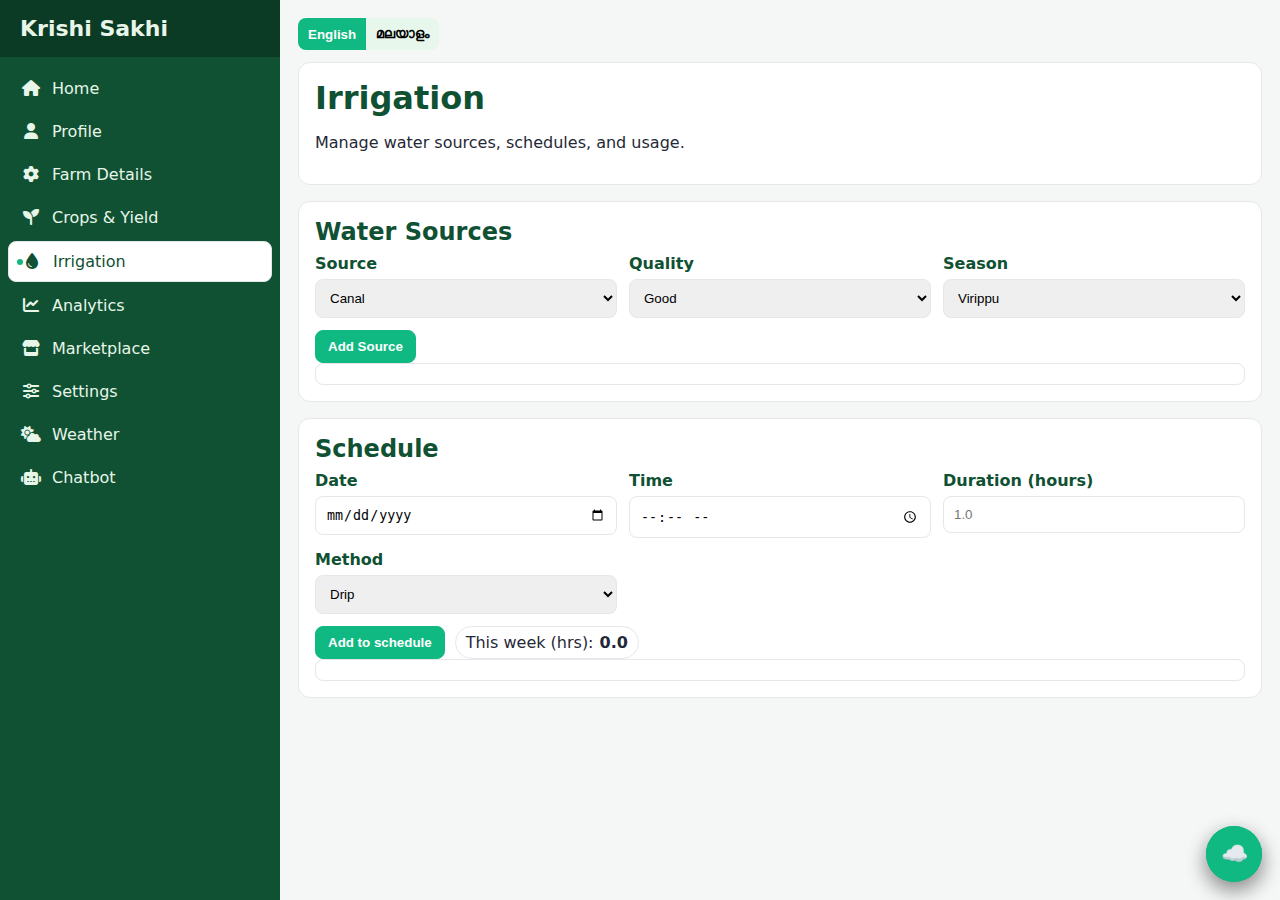
<file: Green/irrigation.html>
<!doctype html>
<html lang="en">
<head>
  <meta charset="utf-8" />
  <meta name="viewport" content="width=device-width, initial-scale=1" />
  <title>Irrigation • Krishi Sakhi</title>
  <link rel="stylesheet" href="styles.css" />
  <link href="https://cdnjs.cloudflare.com/ajax/libs/font-awesome/6.5.0/css/all.min.css" rel="stylesheet" />
</head>
<body>
  <div class="layout">
    <aside class="sidebar">
      <div class="brand">Krishi Sakhi</div>
      <nav>
        <ul class="nav">
          <li><a href="index.html"><span class="icon"><i class="fa-solid fa-house"></i></span> <span data-i18n="home">Home</span></a></li>
          <li><a href="profile.html"><span class="icon"><i class="fa-solid fa-user"></i></span> <span data-i18n="profile">Profile</span></a></li>
          <li><a href="farm-details.html"><span class="icon"><i class="fa-solid fa-gear"></i></span> <span data-i18n="farm">Farm Details</span></a></li>
          <li><a href="crops-yield.html"><span class="icon"><i class="fa-solid fa-seedling"></i></span> <span data-i18n="crops">Crops & Yield</span></a></li>
          <li><a class="active" href="irrigation.html"><span class="icon"><i class="fa-solid fa-droplet"></i></span> <span data-i18n="irrigation">Irrigation</span></a></li>
          <li><a href="analytics.html"><span class="icon"><i class="fa-solid fa-chart-line"></i></span> <span data-i18n="analytics">Analytics</span></a></li>
          <li><a href="marketplace.html"><span class="icon"><i class="fa-solid fa-store"></i></span> <span data-i18n="market">Marketplace</span></a></li>
          <li><a href="settings.html"><span class="icon"><i class="fa-solid fa-sliders"></i></span> <span data-i18n="settings">Settings</span></a></li>
          <li><a href="weather.html"><span class="icon"><i class="fa-solid fa-cloud-sun"></i></span> <span data-i18n="weather">Weather</span></a></li>
          <li><a href="chatbot.html"><span class="icon"><i class="fa-solid fa-robot"></i></span> <span data-i18n="chat">Chatbot</span></a></li>
        </ul>
      </nav>
    </aside>
    <main class="main">
      <div class="actions" style="justify-content:space-between;align-items:center;margin-bottom:12px">
        <div class="lang-toggle">
          <button id="btn-en" class="active">English</button>
          <button id="btn-ml">മലയാളം</button>
        </div>
      </div>
      <div class="card">
        <h1 class="header" data-i18n="title">Irrigation</h1>
        <p data-i18n="desc">Manage water sources, schedules, and usage.</p>
      </div>
      <div class="card">
        <h2 class="header">Water Sources</h2>
        <div class="row g-3">
          <div>
            <div class="label">Source</div>
            <select class="select" id="ir_src"><option>Canal</option><option>Well</option><option>Pond</option><option>Rainwater</option></select>
          </div>
          <div>
            <div class="label">Quality</div>
            <select class="select" id="ir_quality"><option>Good</option><option>Moderate</option><option>Poor</option></select>
          </div>
          <div>
            <div class="label">Season</div>
            <select class="select" id="ir_season"><option>Virippu</option><option>Mundakan</option><option>Puncha</option></select>
          </div>
          <div class="actions" style="grid-column:1/-1">
            <button class="btn" id="ir_add_src">Add Source</button>
          </div>
        </div>
        <table class="input" style="width:100%"><tbody id="ir_src_list"></tbody></table>
      </div>

      <div class="card">
        <h2 class="header">Schedule</h2>
        <div class="row g-3">
          <div>
            <div class="label">Date</div>
            <input class="input" id="ir_date" type="date" />
          </div>
          <div>
            <div class="label">Time</div>
            <input class="input" id="ir_time" type="time" />
          </div>
          <div>
            <div class="label">Duration (hours)</div>
            <input class="input" id="ir_dur" type="number" step="0.1" placeholder="1.0" />
          </div>
          <div>
            <div class="label">Method</div>
            <select class="select" id="ir_method"><option>Drip</option><option>Sprinkler</option><option>Flood</option></select>
          </div>
          <div class="actions" style="grid-column:1/-1">
            <button class="btn" id="ir_add_sch">Add to schedule</button>
            <span class="pill">This week (hrs): <strong id="ir_week">0</strong></span>
          </div>
        </div>
        <table class="input" style="width:100%"><tbody id="ir_sch_list"></tbody></table>
      </div>
    </main>
  </div>
  <script>
    const I18N={en:{home:'Home',profile:'Profile',farm:'Farm Details',crops:'Crops & Yield',irrigation:'Irrigation',analytics:'Analytics',market:'Marketplace',settings:'Settings',title:'Irrigation',desc:'Manage water sources, schedules, and usage.'},ml:{home:'ഹോം',profile:'പ്രൊഫൈൽ',farm:'കൃഷിയിട വിവരങ്ങൾ',crops:'വിള & വിളവ്',irrigation:'ജലസേചനം',analytics:'വിശകലനം',market:'മാർക്കറ്റ്പ്ലേസ്',settings:'സെറ്റിങ്ങുകൾ',title:'ജലസേചനം',desc:'ജലസ്രോതസുകൾ, ഷെഡ്യൂൾ, ഉപയോഗം ക്രമീകരിക്കുക.'}};
    const btnEn=document.getElementById('btn-en'), btnMl=document.getElementById('btn-ml'); function setLang(l){ document.querySelectorAll('[data-i18n]').forEach(el=>{ const k=el.getAttribute('data-i18n'); el.textContent=I18N[l][k]||el.textContent; }); btnEn.classList.toggle('active',l==='en'); btnMl.classList.toggle('active',l==='ml'); }
    btnEn.addEventListener('click',()=>setLang('en')); btnMl.addEventListener('click',()=>setLang('ml')); setLang('en');

    const K_SRC='green:irrigation:sources';
    const K_SCH='green:irrigation:schedule';
    function renderSrc(){ const t=document.getElementById('ir_src_list'); t.innerHTML=''; const arr=JSON.parse(localStorage.getItem(K_SRC)||'[]'); arr.forEach((r,i)=>{ const tr=document.createElement('tr'); tr.innerHTML=`<td>${r.source}</td><td>${r.quality}</td><td>${r.season}</td><td><button class='btn secondary' data-i='${i}'>Delete</button></td>`; t.appendChild(tr); }); t.querySelectorAll('button').forEach(b=>b.addEventListener('click',()=>{ const a=JSON.parse(localStorage.getItem(K_SRC)||'[]'); a.splice(+b.dataset.i,1); localStorage.setItem(K_SRC, JSON.stringify(a)); renderSrc(); })); }
    function renderSch(){ const t=document.getElementById('ir_sch_list'); t.innerHTML=''; const arr=JSON.parse(localStorage.getItem(K_SCH)||'[]'); let week=0; const now=new Date(); const start=new Date(now); start.setDate(now.getDate()-now.getDay()); const end=new Date(start); end.setDate(start.getDate()+7); arr.forEach((r,i)=>{ const tr=document.createElement('tr'); tr.innerHTML=`<td>${r.date}</td><td>${r.time}</td><td>${r.dur} h</td><td>${r.method}</td><td><button class='btn secondary' data-i='${i}'>Delete</button></td>`; t.appendChild(tr); const d=new Date(r.date); if(d>=start&&d<end) week+=Number(r.dur)||0; }); document.getElementById('ir_week').textContent=week.toFixed(1); t.querySelectorAll('button').forEach(b=>b.addEventListener('click',()=>{ const a=JSON.parse(localStorage.getItem(K_SCH)||'[]'); a.splice(+b.dataset.i,1); localStorage.setItem(K_SCH, JSON.stringify(a)); renderSch(); })); }
    document.getElementById('ir_add_src').addEventListener('click',()=>{ const a=JSON.parse(localStorage.getItem(K_SRC)||'[]'); a.push({source:ir_src.value,quality:ir_quality.value,season:ir_season.value}); localStorage.setItem(K_SRC, JSON.stringify(a)); renderSrc(); });
    document.getElementById('ir_add_sch').addEventListener('click',()=>{ const date=ir_date.value||new Date().toISOString().slice(0,10); const a=JSON.parse(localStorage.getItem(K_SCH)||'[]'); a.push({date,time:ir_time.value||'06:00',dur:parseFloat(ir_dur.value)||1,method:ir_method.value}); localStorage.setItem(K_SCH, JSON.stringify(a)); renderSch(); });
    renderSrc(); renderSch();
  </script>
  
  <!-- Chatbot slider -->
  <button class="chatbot-toggle" id="chatbotToggle" title="Ask Krishi Sakhi">💬</button>
  <div class="chatbot-panel" id="chatbotPanel">
    <div class="chatbot-header">
      <strong>Krishi Sakhi Chat</strong>
      <button id="chatbotClose" class="btn secondary" style="padding:4px 8px">✕</button>
    </div>
    <div class="chatbot-body" id="chatBody">
      <div class="chat-msg"><div class="chat-bubble">Hi! Ask me about crops, irrigation, weather, or market prices. Try one:</div></div>
      <div class="suggestions" id="chatSug"></div>
    </div>
    <div class="chat-input">
      <input class="input" id="chatInput" placeholder="Type your question..." />
      <button class="btn" id="chatSend">Send</button>
    </div>
  </div>

  <script>
    const QA = [
      {q:['best crop now','season','what to plant'], a:'Current season suggestions: Virippu (Apr–Sep) paddy Uma/Jyothi; vegetables like okra and cucumber.'},
      {q:['irrigation schedule','water'], a:'Irrigation: maintain 2–5 cm water after transplanting; reduce before harvest.'},
      {q:['fertilizer','npk'], a:'Follow soil test. Example split: 60:30:30 kg/acre (depends on crop).'},
      {q:['market price','price'], a:'Check local Krishi Bhavan bulletin or state market portals.'},
      {q:['weather','rain'], a:'Plan drainage in heavy rain; mulch to conserve moisture in dry spells.'}
    ];
    const SUG=['What to plant this season?','Irrigation schedule','Fertilizer guidance','Market price info','Weather tips'];
    const chatToggle=document.getElementById('chatbotToggle'); const chatPanel=document.getElementById('chatbotPanel'); const chatClose=document.getElementById('chatbotClose');
    const chatBody=document.getElementById('chatBody'); const chatInput=document.getElementById('chatInput'); const chatSend=document.getElementById('chatSend'); const chatSug=document.getElementById('chatSug');
    function addMsg(t,u=false){ const r=document.createElement('div'); r.className='chat-msg'+(u?' user':''); const b=document.createElement('div'); b.className='chat-bubble'; b.textContent=t; r.appendChild(b); chatBody.appendChild(r); chatBody.scrollTop=chatBody.scrollHeight; }
    function answer(q){ const t=q.toLowerCase(); const hit=QA.find(x=>x.q.some(k=>t.includes(k))); return hit?hit.a:"Sorry, try asking about irrigation, fertilizer, market, or weather."; }
    function send(){ const v=chatInput.value.trim(); if(!v) return; addMsg(v,true); addMsg(answer(v)); chatInput.value=''; }
    chatSend.addEventListener('click',send); chatInput.addEventListener('keydown',e=>{ if(e.key==='Enter') send(); });
    chatToggle.addEventListener('click',()=>{ chatPanel.style.display=chatPanel.style.display==='flex'?'none':'flex'; if(chatPanel.style.display==='flex') chatInput.focus(); });
    chatClose.addEventListener('click',()=>chatPanel.style.display='none');
    SUG.forEach(s=>{ const b=document.createElement('button'); b.className='suggestion'; b.textContent=s; b.addEventListener('click',()=>{ chatInput.value=s; send(); }); chatSug.appendChild(b); });
  </script>
  
  <!-- Weather slider -->
  <button class="chatbot-toggle" id="weatherToggle" title="Weather">☁️</button>
  <div class="chatbot-panel" id="weatherPanel">
    <div class="chatbot-header">
      <strong>14-Day Weather</strong>
      <a href="weather.html" class="btn secondary" style="padding:4px 8px">Open</a>
    </div>
    <div class="chatbot-body">
      <div id="wxPreview" class="wx-list"></div>
      <div class="hint">Showing next days. Click Open for full 2-week forecast.</div>
    </div>
  </div>
  <script>
    async function loadWeatherPreview(){
      const coords = await new Promise(res=>{
        if(navigator.geolocation){ navigator.geolocation.getCurrentPosition(p=>res({lat:p.coords.latitude, lon:p.coords.longitude}), ()=>res(null), {timeout:3000}); } else res(null);
      });
      const lat = coords?.lat ?? 8.5241; // Thiruvananthapuram
      const lon = coords?.lon ?? 76.9366;
      const url = `https://api.open-meteo.com/v1/forecast?latitude=${lat}&longitude=${lon}&daily=temperature_2m_max,temperature_2m_min,precipitation_probability_mean&forecast_days=14&timezone=auto`;
      try{
        const r = await fetch(url); const j = await r.json();
        const d = j.daily; const list=document.getElementById('wxPreview'); list.innerHTML='';
        (d.time||[]).slice(0,6).forEach((date,i)=>{
          const max=d.temperature_2m_max[i], min=d.temperature_2m_min[i], pop=(d.precipitation_probability_mean?.[i]??0);
          const div=document.createElement('div'); div.className='wx-card';
          div.innerHTML = `<div><div>${new Date(date).toLocaleDateString()}</div><div class='wx-badge'>Rain ${pop}%</div></div><div class='wx-temp'>${Math.round(min)}° / ${Math.round(max)}°</div>`;
          list.appendChild(div);
        });
      }catch(e){ document.getElementById('wxPreview').innerHTML='<div class="hint">Weather unavailable offline</div>'; }
    }
    const wxToggle=document.getElementById('weatherToggle'); const wxPanel=document.getElementById('weatherPanel');
    wxToggle.addEventListener('click',()=>{ wxPanel.style.display=wxPanel.style.display==='flex'?'none':'flex'; if(wxPanel.style.display==='flex') loadWeatherPreview(); });
  </script>
</body>
</html>
</file>
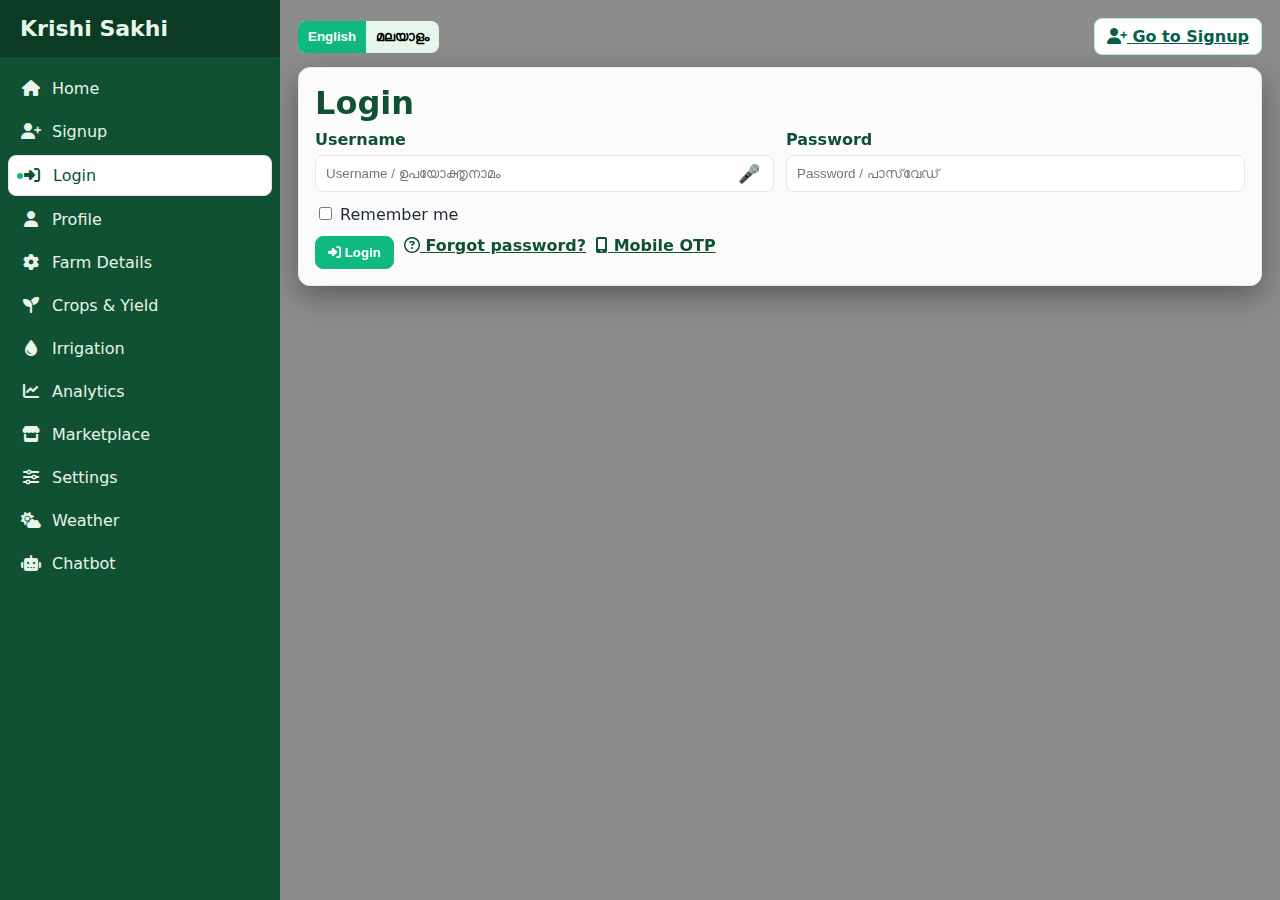
<file: Green/login.html>
<!doctype html>
<html lang="en">
<head>
  <meta charset="utf-8" />
  <meta name="viewport" content="width=device-width, initial-scale=1" />
  <title>Login • Krishi Sakhi</title>
  <link rel="stylesheet" href="styles.css" />
  <link href="https://cdnjs.cloudflare.com/ajax/libs/font-awesome/6.5.0/css/all.min.css" rel="stylesheet" />
  <style>
    body { 
      background: linear-gradient(rgba(0,0,0,0.45), rgba(0,0,0,0.45)),
                  url('https://images.unsplash.com/photo-1560684352-8497838a2228?q=80&w=1600&auto=format&fit=crop');
      background-size: cover; background-position: center; background-attachment: fixed;
    }
    .card { background: rgba(255,255,255,0.96); backdrop-filter: blur(3px); box-shadow: 0 10px 30px rgba(0,0,0,.35); }
  </style>
</head>
<body>
  <div class="layout">
    <aside class="sidebar">
      <div class="brand">Krishi Sakhi</div>
      <nav>
        <ul class="nav">
          <li><a href="index.html"><span class="icon"><i class="fa-solid fa-house"></i></span> <span data-i18n="home">Home</span></a></li>
          <li><a href="signup.html"><span class="icon"><i class="fa-solid fa-user-plus"></i></span> <span data-i18n="signup">Signup</span></a></li>
          <li><a class="active" href="login.html"><span class="icon"><i class="fa-solid fa-right-to-bracket"></i></span> <span data-i18n="login">Login</span></a></li>
          <li><a href="profile.html"><span class="icon"><i class="fa-solid fa-user"></i></span> <span data-i18n="profile">Profile</span></a></li>
          <li><a href="farm-details.html"><span class="icon"><i class="fa-solid fa-gear"></i></span> <span data-i18n="farm">Farm Details</span></a></li>
          <li><a href="crops-yield.html"><span class="icon"><i class="fa-solid fa-seedling"></i></span> <span data-i18n="crops">Crops &amp; Yield</span></a></li>
          <li><a href="irrigation.html"><span class="icon"><i class="fa-solid fa-droplet"></i></span> <span data-i18n="irrigation">Irrigation</span></a></li>
          <li><a href="analytics.html"><span class="icon"><i class="fa-solid fa-chart-line"></i></span> <span data-i18n="analytics">Analytics</span></a></li>
          <li><a href="marketplace.html"><span class="icon"><i class="fa-solid fa-store"></i></span> <span data-i18n="market">Marketplace</span></a></li>
          <li><a href="settings.html"><span class="icon"><i class="fa-solid fa-sliders"></i></span> <span data-i18n="settings">Settings</span></a></li>
          <li><a href="weather.html"><span class="icon"><i class="fa-solid fa-cloud-sun"></i></span> <span data-i18n="weather">Weather</span></a></li>
          <li><a href="chatbot.html"><span class="icon"><i class="fa-solid fa-robot"></i></span> <span data-i18n="chat">Chatbot</span></a></li>
        </ul>
      </nav>
    </aside>
    <main class="main">
      <div class="actions" style="justify-content:space-between;align-items:center;margin-bottom:12px">
        <div class="lang-toggle">
          <button id="btn-en" class="active">English</button>
          <button id="btn-ml">മലയാളം</button>
        </div>
        <a class="btn secondary" href="signup.html"><i class="fa-solid fa-user-plus"></i> <span data-i18n="goto_signup">Go to Signup</span></a>
      </div>

      <div class="card">
        <h1 class="header" data-i18n="title">Login</h1>

        <!-- Removed large tab buttons for a cleaner look -->

        <form id="formPassword" class="row g-2">
          <div>
            <div class="label" data-i18n="username">Username</div>
            <div class="input-with-voice"><input class="input" id="uName" placeholder="Username / ഉപയോക്തൃനാമം" /><button type="button" class="voice-btn" data-target="uName">🎤</button></div>
          </div>
          <div>
            <div class="label" data-i18n="password">Password</div>
            <input class="input" id="uPass" type="password" placeholder="Password / പാസ്‌വേഡ്" />
          </div>
          <label><input type="checkbox" id="remember" /> <span data-i18n="remember">Remember me</span></label>
          <div class="actions" style="grid-column:1/-1">
            <button class="btn" type="submit"><i class="fa-solid fa-right-to-bracket"></i> <span data-i18n="login_btn">Login</span></button>
            <a class="btn link" id="forgot" href="#"><i class="fa-regular fa-circle-question"></i> <span data-i18n="forgot">Forgot password?</span></a>
            <a class="btn link" id="toOtp" href="#"><i class="fa-solid fa-mobile-screen"></i> <span data-i18n="tab_otp">Mobile OTP</span></a>
          </div>
        </form>

        <form id="formOTP" class="row g-2" style="display:none">
          <div>
            <div class="label" data-i18n="phone">Phone</div>
            <input class="input" id="otpPhone" placeholder="Phone / ഫോൺ" />
          </div>
          <div class="actions" style="grid-column:1/-1">
            <button class="btn" id="sendOTP" type="button"><i class="fa-solid fa-paper-plane"></i> <span data-i18n="send_otp">Send OTP</span></button>
            <input class="input" id="otpCode" placeholder="Enter OTP / ഒടിപി നൽകുക" style="max-width:220px" />
            <button class="btn" id="verifyOTP" type="button"><i class="fa-solid fa-check"></i> <span data-i18n="verify">Verify</span></button>
            <a class="btn link" id="toPwd" href="#"><i class="fa-solid fa-key"></i> <span data-i18n="tab_password">Password</span></a>
          </div>
        </form>

      </div>
    </main>
  </div>
  <script>
    const I18N={
      en:{home:'Home',signup:'Signup',login:'Login',goto_signup:'Go to Signup',title:'Login',tab_password:'Password',tab_otp:'Mobile OTP',username:'Username',password:'Password',remember:'Remember me',login_btn:'Login',forgot:'Forgot password?',phone:'Phone',send_otp:'Send OTP',verify:'Verify'},
      ml:{home:'ഹോം',signup:'രജിസ്റ്റർ',login:'ലോഗിൻ',goto_signup:'രജിസ്റ്റർ പേജിലേക്ക്',title:'ലോഗിൻ',tab_password:'പാസ്‌വേഡ്',tab_otp:'മൊബൈൽ ഒടിപി',username:'ഉപയോക്തൃനാമം',password:'പാസ്‌വേഡ്',remember:'എന്നെ ഓർക്കുക',login_btn:'ലോഗിൻ',forgot:'പാസ്‌വേഡ് മറന്നോ?',phone:'ഫോൺ',send_otp:'ഒടിപി അയക്കുക',verify:'സ്ഥിരീകരിക്കുക'}
    };
    const btnEn=document.getElementById('btn-en'), btnMl=document.getElementById('btn-ml'); let currentLang='en';
    function setLang(l){ currentLang=l; document.querySelectorAll('[data-i18n]').forEach(el=>{ const k=el.getAttribute('data-i18n'); el.textContent=I18N[l][k]||el.textContent; }); btnEn.classList.toggle('active',l==='en'); btnMl.classList.toggle('active',l==='ml'); }
    btnEn.addEventListener('click',()=>setLang('en')); btnMl.addEventListener('click',()=>setLang('ml')); setLang('en');

    // Voice input attach
    function attachVoice(btn){ const Rec=window.SpeechRecognition||window.webkitSpeechRecognition; if(!Rec){btn.style.display='none';return;} const id=btn.dataset.target; const input=document.getElementById(id); const rec=new Rec(); rec.continuous=false; rec.interimResults=false; btn.addEventListener('click',()=>{ rec.lang=currentLang==='en'?'en-IN':'ml-IN'; rec.start(); btn.classList.add('listening');}); rec.onresult=e=>{ input.value=e.results[0][0].transcript; }; rec.onend=()=>btn.classList.remove('listening'); }
    document.querySelectorAll('.voice-btn').forEach(attachVoice);

    // Switch links (Password ↔ OTP)
    const formPwd=document.getElementById('formPassword'), formOTP=document.getElementById('formOTP');
    document.getElementById('toOtp').addEventListener('click',(e)=>{ e.preventDefault(); formPwd.style.display='none'; formOTP.style.display='grid'; });
    document.getElementById('toPwd').addEventListener('click',(e)=>{ e.preventDefault(); formOTP.style.display='none'; formPwd.style.display='grid'; });

    // Password login
    formPwd.addEventListener('submit',e=>{ e.preventDefault(); const u=document.getElementById('uName').value.trim(); const p=document.getElementById('uPass').value.trim(); if(!u||!p){ alert(currentLang==='en'?'Enter username and password':'ഉപയോക്തൃനാമവും പാസ്‌വേഡും നൽകുക'); return;} if(document.getElementById('remember').checked){ localStorage.setItem('green:remember', u);} localStorage.setItem('green:auth','1'); window.location.href='index.html'; });

    // OTP flow (mock)
    document.getElementById('sendOTP').addEventListener('click',()=>{ const ph=document.getElementById('otpPhone').value.trim(); if(!ph){ alert(currentLang==='en'?'Enter phone number':'ഫോൺ നമ്പർ നൽകുക'); return;} localStorage.setItem('green:otp','123456'); alert(currentLang==='en'?'OTP sent: 123456 (demo)':'ഒടിപി അയച്ചു: 123456 (ഡെമോ)'); });
    document.getElementById('verifyOTP').addEventListener('click',()=>{ const code=document.getElementById('otpCode').value.trim(); if(code===localStorage.getItem('green:otp')){ localStorage.setItem('green:auth','1'); window.location.href='index.html'; } else { alert(currentLang==='en'?'Invalid OTP':'തെറ്റായ ഒടിപി'); } });

    // Forgot password (stub)
    document.getElementById('forgot').addEventListener('click',e=>{ e.preventDefault(); alert(currentLang==='en'?'Contact Krishi Bhavan to reset password.':'പാസ്‌വേഡ് പുനഃക്രമീകരിക്കാൻ കൃഷിഭവനുമായി ബന്ധപ്പെടുക.'); });
  </script>
</body>
</html>
</file>
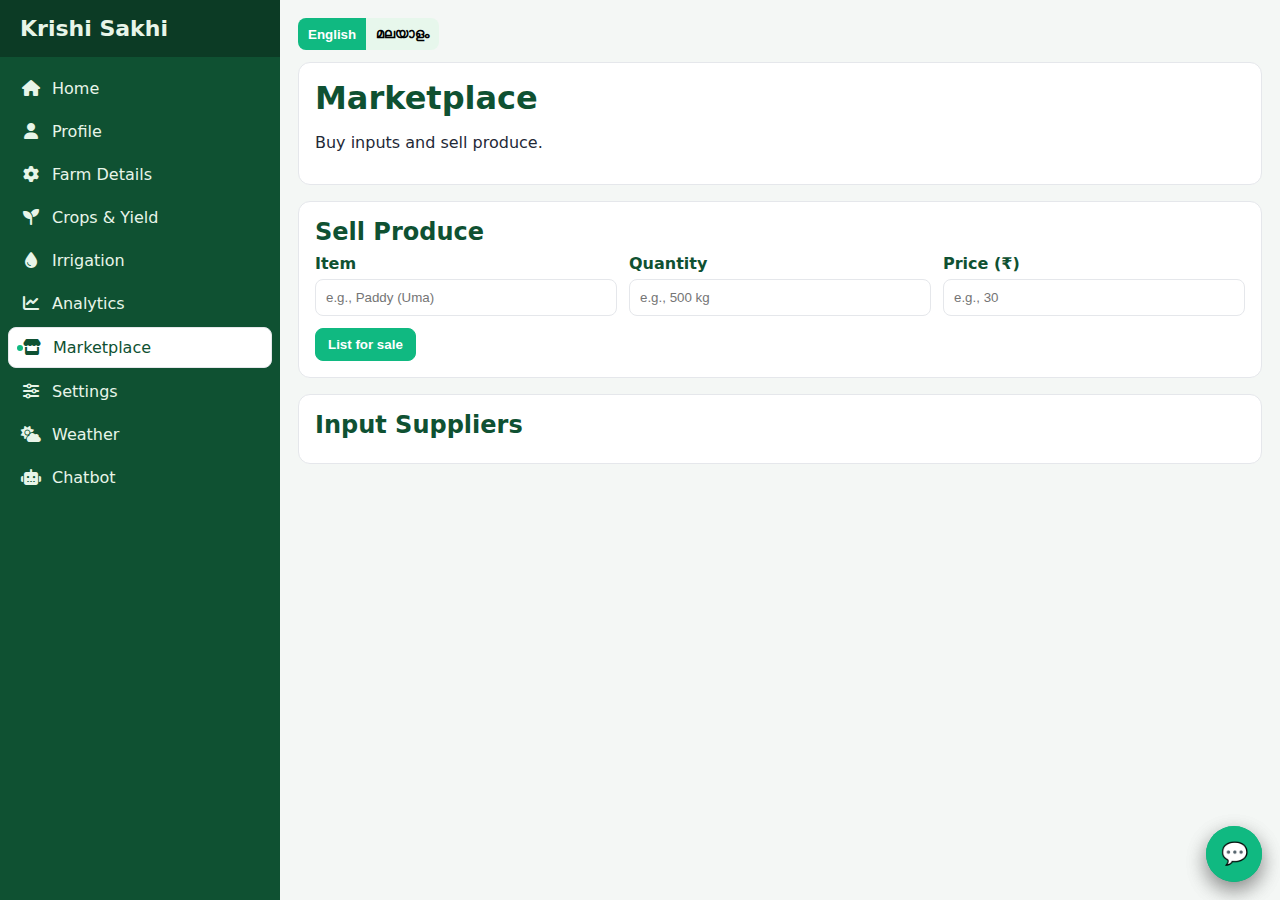
<file: Green/marketplace.html>
<!doctype html>
<html lang="en">
<head>
  <meta charset="utf-8" />
  <meta name="viewport" content="width=device-width, initial-scale=1" />
  <title>Marketplace • Krishi Sakhi</title>
  <link rel="stylesheet" href="styles.css" />
  <link href="https://cdnjs.cloudflare.com/ajax/libs/font-awesome/6.5.0/css/all.min.css" rel="stylesheet" />
</head>
<body>
  <div class="layout">
    <aside class="sidebar">
      <div class="brand">Krishi Sakhi</div>
      <nav>
        <ul class="nav">
          <li><a href="index.html"><span class="icon"><i class="fa-solid fa-house"></i></span> <span data-i18n="home">Home</span></a></li>
          <li><a href="profile.html"><span class="icon"><i class="fa-solid fa-user"></i></span> <span data-i18n="profile">Profile</span></a></li>
          <li><a href="farm-details.html"><span class="icon"><i class="fa-solid fa-gear"></i></span> <span data-i18n="farm">Farm Details</span></a></li>
          <li><a href="crops-yield.html"><span class="icon"><i class="fa-solid fa-seedling"></i></span> <span data-i18n="crops">Crops & Yield</span></a></li>
          <li><a href="irrigation.html"><span class="icon"><i class="fa-solid fa-droplet"></i></span> <span data-i18n="irrigation">Irrigation</span></a></li>
          <li><a href="analytics.html"><span class="icon"><i class="fa-solid fa-chart-line"></i></span> <span data-i18n="analytics">Analytics</span></a></li>
          <li><a class="active" href="marketplace.html"><span class="icon"><i class="fa-solid fa-store"></i></span> <span data-i18n="market">Marketplace</span></a></li>
          <li><a href="settings.html"><span class="icon"><i class="fa-solid fa-sliders"></i></span> <span data-i18n="settings">Settings</span></a></li>
          <li><a href="weather.html"><span class="icon"><i class="fa-solid fa-cloud-sun"></i></span> <span data-i18n="weather">Weather</span></a></li>
          <li><a href="chatbot.html"><span class="icon"><i class="fa-solid fa-robot"></i></span> <span data-i18n="chat">Chatbot</span></a></li>
        </ul>
      </nav>
    </aside>
    <main class="main">
      <div class="actions" style="justify-content:space-between;align-items:center;margin-bottom:12px">
        <div class="lang-toggle">
          <button id="btn-en" class="active">English</button>
          <button id="btn-ml">മലയാളം</button>
        </div>
      </div>
      <div class="card">
        <h1 class="header" data-i18n="title">Marketplace</h1>
        <p data-i18n="desc">Buy inputs and sell produce.</p>
      </div>
      <div class="card">
        <h2 class="header">Sell Produce</h2>
        <div class="row g-3">
          <div><div class="label">Item</div><input class="input" id="mk_item" placeholder="e.g., Paddy (Uma)"/></div>
          <div><div class="label">Quantity</div><input class="input" id="mk_qty" placeholder="e.g., 500 kg"/></div>
          <div><div class="label">Price (₹)</div><input class="input" id="mk_price" type="number" placeholder="e.g., 30"/></div>
          <div class="actions" style="grid-column:1/-1"><button class="btn" id="mk_add">List for sale</button></div>
        </div>
      </div>

      <div class="card">
        <h2 class="header">Input Suppliers</h2>
        <div class="row g-3" id="mk_suppliers"></div>
      </div>
    </main>
  </div>
  <script>
    const I18N={en:{home:'Home',profile:'Profile',farm:'Farm Details',crops:'Crops & Yield',irrigation:'Irrigation',analytics:'Analytics',market:'Marketplace',settings:'Settings',title:'Marketplace',desc:'Buy inputs and sell produce.'},ml:{home:'ഹോം',profile:'പ്രൊഫൈൽ',farm:'കൃഷിയിട വിവരങ്ങൾ',crops:'വിള & വിളവ്',irrigation:'ജലസേചനം',analytics:'വിശകലനം',market:'മാർക്കറ്റ്പ്ലേസ്',settings:'സെറ്റിങ്ങുകൾ',title:'മാർക്കറ്റ്പ്ലേസ്',desc:'ഇൻപുട്ടുകൾ വാങ്ങുക, ഉൽപ്പന്നം വിൽക്കുക.'}};
    const btnEn=document.getElementById('btn-en'), btnMl=document.getElementById('btn-ml'); function setLang(l){ document.querySelectorAll('[data-i18n]').forEach(el=>{ const k=el.getAttribute('data-i18n'); el.textContent=I18N[l][k]||el.textContent; }); btnEn.classList.toggle('active',l==='en'); btnMl.classList.toggle('active',l==='ml'); }
    btnEn.addEventListener('click',()=>setLang('en')); btnMl.addEventListener('click',()=>setLang('ml')); setLang('en');

    // Listings storage
    const K='green:market:listings';
    function render(){ const t=document.getElementById('mk_list'); t.innerHTML=''; const arr=JSON.parse(localStorage.getItem(K)||'[]'); arr.forEach((r,i)=>{ const tr=document.createElement('tr'); tr.innerHTML=`<td>${r.item}</td><td>${r.qty}</td><td>₹ ${r.price}</td><td><button class='btn secondary' data-i='${i}'>Remove</button></td>`; t.appendChild(tr); }); t.querySelectorAll('button').forEach(b=>b.addEventListener('click',()=>{ const a=JSON.parse(localStorage.getItem(K)||'[]'); a.splice(+b.dataset.i,1); localStorage.setItem(K, JSON.stringify(a)); render(); })); }
    document.getElementById('mk_add').addEventListener('click',()=>{ const item=mk_item.value.trim(), qty=mk_qty.value.trim(), price=Number(mk_price.value)||0; if(!item||!qty||price<=0){ alert('Enter item, qty and price'); return;} const a=JSON.parse(localStorage.getItem(K)||'[]'); a.push({item,qty,price}); localStorage.setItem(K, JSON.stringify(a)); mk_item.value=''; mk_qty.value=''; mk_price.value=''; render(); });
    render();

    // Supplier directory (static demo)
    const suppliers=[
      {name:'Kerala Agro Centre', type:'Seeds', phone:'0484-123456', district:'Ernakulam'},
      {name:'Green Irrigation', type:'Drip/Sprinkler', phone:'0471-987654', district:'Thiruvananthapuram'},
      {name:'Organic Hub', type:'Organic Inputs', phone:'0495-112233', district:'Kozhikode'}
    ];
    const sup=document.getElementById('mk_suppliers');
    suppliers.forEach(s=>{ const c=document.createElement('div'); c.className='card'; c.innerHTML=`<div class='label'>${s.name}</div><div>${s.type}</div><div>${s.district}</div><div class='hint'>${s.phone}</div>`; sup.appendChild(c); });
  </script>
  
  <!-- Weather slider -->
  <button class="chatbot-toggle" id="weatherToggle" title="Weather">☁️</button>
  <div class="chatbot-panel" id="weatherPanel">
    <div class="chatbot-header">
      <strong>14-Day Weather</strong>
      <a href="weather.html" class="btn secondary" style="padding:4px 8px">Open</a>
    </div>
    <div class="chatbot-body">
      <div id="wxPreview" class="wx-list"></div>
      <div class="hint">Showing next days. Click Open for full 2-week forecast.</div>
    </div>
  </div>
  <script>
    async function loadWeatherPreview(){
      const coords = await new Promise(res=>{
        if(navigator.geolocation){ navigator.geolocation.getCurrentPosition(p=>res({lat:p.coords.latitude, lon:p.coords.longitude}), ()=>res(null), {timeout:3000}); } else res(null);
      });
      const lat = coords?.lat ?? 8.5241; // Thiruvananthapuram
      const lon = coords?.lon ?? 76.9366;
      const url = `https://api.open-meteo.com/v1/forecast?latitude=${lat}&longitude=${lon}&daily=temperature_2m_max,temperature_2m_min,precipitation_probability_mean&forecast_days=14&timezone=auto`;
      try{
        const r = await fetch(url); const j = await r.json();
        const d = j.daily; const list=document.getElementById('wxPreview'); list.innerHTML='';
        (d.time||[]).slice(0,6).forEach((date,i)=>{
          const max=d.temperature_2m_max[i], min=d.temperature_2m_min[i], pop=(d.precipitation_probability_mean?.[i]??0);
          const div=document.createElement('div'); div.className='wx-card';
          div.innerHTML = `<div><div>${new Date(date).toLocaleDateString()}</div><div class='wx-badge'>Rain ${pop}%</div></div><div class='wx-temp'>${Math.round(min)}° / ${Math.round(max)}°</div>`;
          list.appendChild(div);
        });
      }catch(e){ document.getElementById('wxPreview').innerHTML='<div class=\"hint\">Weather unavailable offline</div>'; }
    }
    const wxToggle=document.getElementById('weatherToggle'); const wxPanel=document.getElementById('weatherPanel');
    wxToggle.addEventListener('click',()=>{ wxPanel.style.display=wxPanel.style.display==='flex'?'none':'flex'; if(wxPanel.style.display==='flex') loadWeatherPreview(); });
  </script>
  
  <!-- Chatbot slider -->
  <button class="chatbot-toggle" id="chatbotToggle" title="Ask Krishi Sakhi">💬</button>
  <div class="chatbot-panel" id="chatbotPanel">
    <div class="chatbot-header">
      <strong>Krishi Sakhi Chat</strong>
      <button id="chatbotClose" class="btn secondary" style="padding:4px 8px">✕</button>
    </div>
    <div class="chatbot-body" id="chatBody">
      <div class="chat-msg"><div class="chat-bubble">Hi! Ask me about crops, irrigation, weather, or market prices. Try one:</div></div>
      <div class="suggestions" id="chatSug"></div>
    </div>
    <div class="chat-input">
      <input class="input" id="chatInput" placeholder="Type your question..." />
      <button class="btn" id="chatSend">Send</button>
    </div>
  </div>

  <script>
    const QA = [
      {q:['best crop now','season','what to plant'], a:'Current season suggestions: Virippu (Apr–Sep) paddy Uma/Jyothi; vegetables like okra and cucumber.'},
      {q:['irrigation schedule','water'], a:'Irrigation advice: 2–5 cm water after transplanting (paddy); reduce before harvest.'},
      {q:['fertilizer','npk'], a:'Follow soil test. Example: 60:30:30 kg/acre in 3 splits (crop dependent).'},
      {q:['market price','price'], a:'Check Krishi Bhavan bulletin or Kerala Agri Market portals for daily rates.'},
      {q:['weather','rain'], a:'Plan drainage for heavy rain; mulch during dry spells.'}
    ];
    const SUG=['What to plant this season?','Irrigation schedule','Fertilizer guidance','Market price info','Weather tips'];
    const chatToggle=document.getElementById('chatbotToggle'); const chatPanel=document.getElementById('chatbotPanel'); const chatClose=document.getElementById('chatbotClose');
    const chatBody=document.getElementById('chatBody'); const chatInput=document.getElementById('chatInput'); const chatSend=document.getElementById('chatSend'); const chatSug=document.getElementById('chatSug');
    function addMsg(t,u=false){ const r=document.createElement('div'); r.className='chat-msg'+(u?' user':''); const b=document.createElement('div'); b.className='chat-bubble'; b.textContent=t; r.appendChild(b); chatBody.appendChild(r); chatBody.scrollTop=chatBody.scrollHeight; }
    function answer(q){ const t=q.toLowerCase(); const hit=QA.find(x=>x.q.some(k=>t.includes(k))); return hit?hit.a:"Sorry, try asking about irrigation, fertilizer, market, or weather."; }
    function send(){ const v=chatInput.value.trim(); if(!v) return; addMsg(v,true); addMsg(answer(v)); chatInput.value=''; }
    chatSend.addEventListener('click',send); chatInput.addEventListener('keydown',e=>{ if(e.key==='Enter') send(); });
    chatToggle.addEventListener('click',()=>{ chatPanel.style.display=chatPanel.style.display==='flex'?'none':'flex'; if(chatPanel.style.display==='flex') chatInput.focus(); });
    chatClose.addEventListener('click',()=>chatPanel.style.display='none');
    SUG.forEach(s=>{ const b=document.createElement('button'); b.className='suggestion'; b.textContent=s; b.addEventListener('click',()=>{ chatInput.value=s; send(); }); chatSug.appendChild(b); });
  </script>
</body>
</html>
</html>
</file>
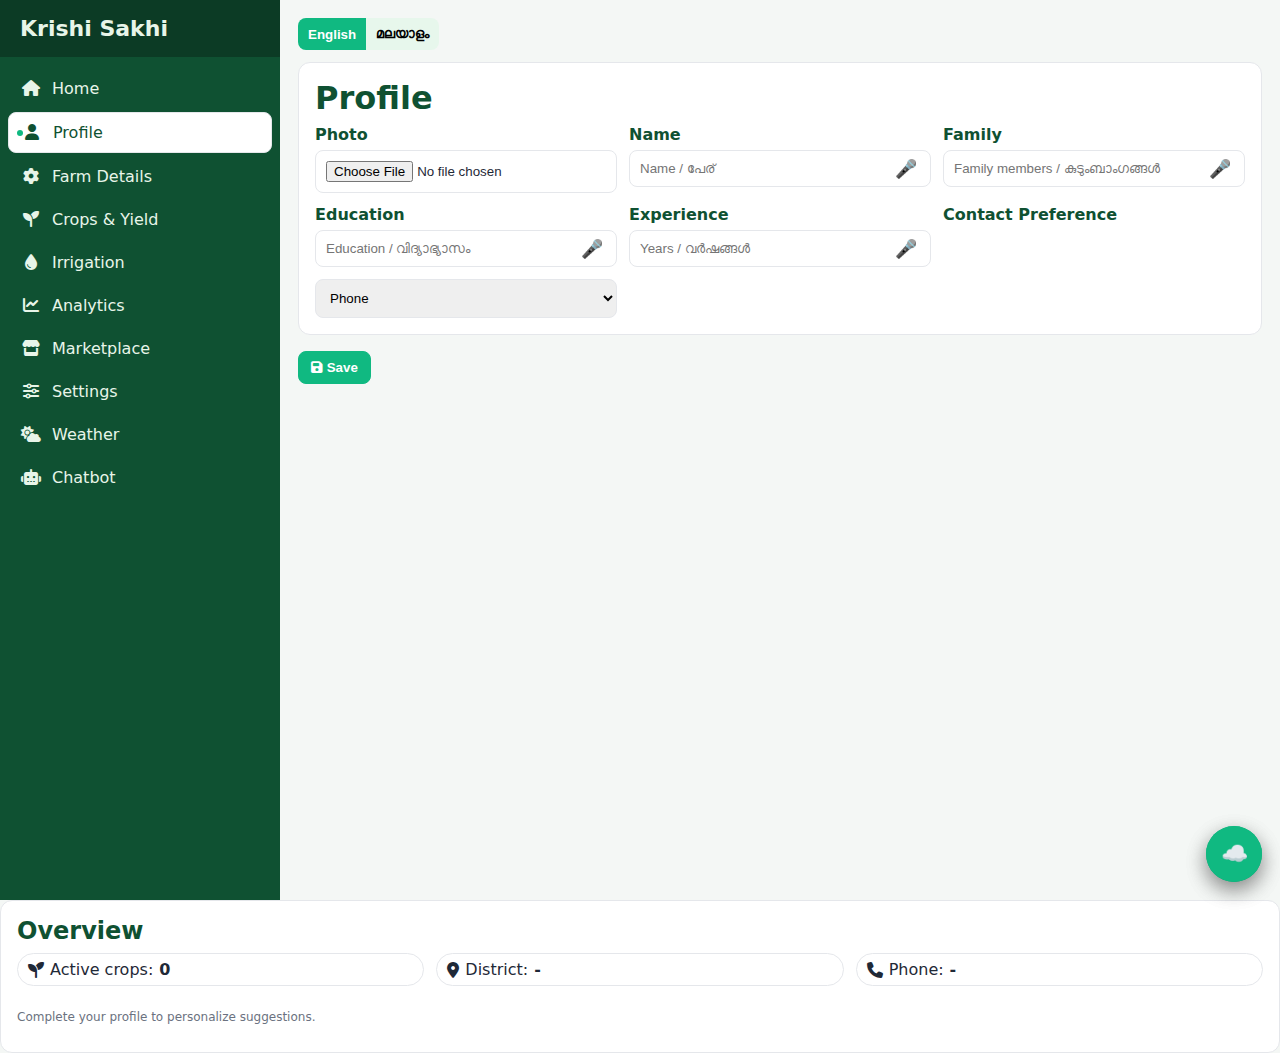
<file: Green/profile.html>
<!doctype html>
<html lang="en">
<head>
  <meta charset="utf-8" />
  <meta name="viewport" content="width=device-width, initial-scale=1" />
  <title>Profile • Krishi Sakhi</title>
  <link rel="stylesheet" href="styles.css" />
  <link href="https://cdnjs.cloudflare.com/ajax/libs/font-awesome/6.5.0/css/all.min.css" rel="stylesheet" />
</head>
<body>
  <div class="layout">
    <aside class="sidebar">
      <div class="brand">Krishi Sakhi</div>
      <nav>
        <ul class="nav">
          <li><a href="index.html"><span class="icon"><i class="fa-solid fa-house"></i></span> <span data-i18n="home">Home</span></a></li>
          <li><a class="active" href="profile.html"><span class="icon"><i class="fa-solid fa-user"></i></span> <span data-i18n="profile">Profile</span></a></li>
          <li><a href="farm-details.html"><span class="icon"><i class="fa-solid fa-gear"></i></span> <span data-i18n="farm">Farm Details</span></a></li>
          <li><a href="crops-yield.html"><span class="icon"><i class="fa-solid fa-seedling"></i></span> <span data-i18n="crops">Crops &amp; Yield</span></a></li>
          <li><a href="irrigation.html"><span class="icon"><i class="fa-solid fa-droplet"></i></span> <span data-i18n="irrigation">Irrigation</span></a></li>
          <li><a href="analytics.html"><span class="icon"><i class="fa-solid fa-chart-line"></i></span> <span data-i18n="analytics">Analytics</span></a></li>
          <li><a href="marketplace.html"><span class="icon"><i class="fa-solid fa-store"></i></span> <span data-i18n="market">Marketplace</span></a></li>
          <li><a href="settings.html"><span class="icon"><i class="fa-solid fa-sliders"></i></span> <span data-i18n="settings">Settings</span></a></li>
          <li><a href="weather.html"><span class="icon"><i class="fa-solid fa-cloud-sun"></i></span> <span data-i18n="weather">Weather</span></a></li>
          <li><a href="chatbot.html"><span class="icon"><i class="fa-solid fa-robot"></i></span> <span data-i18n="chat">Chatbot</span></a></li>
        </ul>
      </nav>
    </aside>
    <main class="main">
      <div class="actions" style="justify-content:space-between;align-items:center;margin-bottom:12px">
        <div class="lang-toggle">
          <button id="btn-en" class="active">English</button>
          <button id="btn-ml">മലയാളം</button>
        </div>
      </div>
      <div class="card">
        <h1 class="header" data-i18n="title">Profile</h1>
        <div class="row g-3">
          <div>
            <div class="label" data-i18n="photo">Photo</div>
            <input class="input" type="file" id="photo" accept="image/*" />
          </div>
          <div>
            <div class="label" data-i18n="name">Name</div>
            <input class="input" id="name" placeholder="Name / പേര്" />
          </div>
          <div>
            <div class="label" data-i18n="family">Family</div>
            <input class="input" id="family" placeholder="Family members / കുടുംബാംഗങ്ങൾ" />
          </div>
          <div>
            <div class="label" data-i18n="education">Education</div>
            <input class="input" id="education" placeholder="Education / വിദ്യാഭ്യാസം" />
          </div>
          <div>
            <div class="label" data-i18n="experience">Experience</div>
            <input class="input" id="experience" placeholder="Years / വർഷങ്ങൾ" />
          </div>
            <div class="label" data-i18n="contact_pref">Contact Preference</div>
            <select class="select" id="pref"><option>Phone</option><option>Email</option><option>SMS</option></select>
          </div>
        </div>
        <div class="actions" style="margin-top:10px">
        <button class="btn" id="save"><i class="fa-solid fa-floppy-disk"></i> <span data-i18n="save">Save</span></button>
      </div>
      </div>
      <div class="card">
        <h2 class="header">Overview</h2>
        <div class="row g-3">
          <div class="pill"><i class="fa-solid fa-seedling"></i> Active crops: <strong id="ovCrops">0</strong></div>
          <div class="pill"><i class="fa-solid fa-location-dot"></i> District: <strong id="ovDistrict">-</strong></div>
          <div class="pill"><i class="fa-solid fa-phone"></i> Phone: <strong id="ovPhone">-</strong></div>
        <p class="hint" id="ovHint">Complete your profile to personalize suggestions.</p>
      </div>
    </main>
  </div>
  <script>
    const I18N={en:{home:'Home',profile:'Profile',farm:'Farm Details',title:'Profile',photo:'Photo',name:'Name',family:'Family',education:'Education',experience:'Experience',contact_pref:'Contact Preference',save:'Save'}, ml:{home:'ഹോം',profile:'പ്രൊഫൈൽ',farm:'വൃഷിയിട വിവരങ്ങൾ',title:'പ്രൊഫൈൽ',photo:'ഫോട്ടോ',name:'പേര്',family:'കുടുംലം',education:'വിദ്യാഭ്യാസം',experience:'പരിചയം',contact_pref:'സമ്പർവ്വ മുൻഗണന',save:'സംരവ്വുവ'}};
    const btnEn=document.getElementById('btn-en'), btnMl=document.getElementById('btn-ml'); let currentLang='en';
    function setLang(l){ currentLang=l; document.querySelectorAll('[data-i18n]').forEach(el=>{ const k=el.getAttribute('data-i18n'); el.textContent=I18N[l][k]||el.textContent; }); btnEn.classList.toggle('active',l==='en'); btnMl.classList.toggle('active',l==='ml'); }
    btnEn.addEventListener('click',()=>setLang('en')); btnMl.addEventListener('click',()=>setLang('ml')); setLang('en');

    (function enableVoice(){ const Rec=window.SpeechRecognition||window.webkitSpeechRecognition; if(!Rec) return; document.querySelectorAll('input[placeholder], textarea[placeholder]').forEach(el=>{ if(el.closest('.input-with-voice')) return; const wrap=document.createElement('div'); wrap.className='input-with-voice'; el.parentNode.insertBefore(wrap, el); wrap.appendChild(el); const b=document.createElement('button'); b.type='button'; b.className='voice-btn'; b.textContent='🎤'; wrap.appendChild(b); const rec=new Rec(); rec.continuous=false; rec.interimResults=false; b.addEventListener('click',()=>{ rec.lang=currentLang==='en'?'en-IN':'ml-IN'; rec.start(); b.classList.add('listening');}); rec.onresult=e=>{ el.value=e.results[0][0].transcript; }; rec.onend=()=>b.classList.remove('listening'); }); })();
    function load(){ try{ const p=JSON.parse(localStorage.getItem('green:profile:details')||'null'); if(p){ name.value=p.name||''; family.value=p.family||''; education.value=p.education||''; experience.value=p.experience||''; pref.value=p.pref||'Phone'; document.getElementById('ovPhone').textContent=(localStorage.getItem('green:profile')?JSON.parse(localStorage.getItem('green:profile')).phone:'-')||'-'; } const fd=JSON.parse(localStorage.getItem('green:farm')||'null'); document.getElementById('ovDistrict').textContent=fd?.district||'-'; document.getElementById('ovCrops').textContent=(JSON.parse(localStorage.getItem('green:crops')||'[]')).length; }catch(e){} }
    load();
    document.getElementById('save').addEventListener('click',()=>{ const d={name:name.value,family:family.value,education:education.value,experience:experience.value,pref:pref.value}; localStorage.setItem('green:profile:details', JSON.stringify(d)); load(); alert('Saved'); });
  </script>
  
  <!-- Chatbot slider -->
  <button class="chatbot-toggle" id="chatbotToggle" title="Ask Krishi Sakhi">💬</button>
  <div class="chatbot-panel" id="chatbotPanel">
    <div class="chatbot-header">
      <strong>Krishi Sakhi Chat</strong>
      <button id="chatbotClose" class="btn secondary" style="padding:4px 8px">✕</button>
    </div>
    <div class="chatbot-body" id="chatBody">
      <div class="chat-msg"><div class="chat-bubble">Hi! Ask me about crops, irrigation, weather, or market prices. Try one:</div></div>
      <div class="suggestions" id="chatSug"></div>
    </div>
    <div class="chat-input">
      <input class="input" id="chatInput" placeholder="Type your question..." />
      <button class="btn" id="chatSend">Send</button>
    </div>
  </div>

  <script>
    const QA = [
      {q:['best crop now','season','what to plant'], a:'Current season suggestions: Virippu (Apr–Sep) paddy varieties like Uma/Jyothi; vegetables like okra and cucumber.'},
      {q:['irrigation schedule','water'], a:'Irrigation advice: maintain 2–5 cm water after transplanting; reduce before harvest.'},
      {q:['fertilizer','npk'], a:'Follow soil test. Example split: 60:30:30 kg/acre in 3 splits (crop dependent).'},
      {q:['market price','price'], a:'Market prices vary daily. Check local Krishi Bhavan bulletin or state portals.'},
      {q:['weather','rain'], a:'Plan drainage for heavy rain; mulch to conserve moisture.'}
    ];
    const SUG = ['What to plant this season?','Irrigation schedule','Fertilizer guidance','Market price info','Weather tips'];
    const chatToggle=document.getElementById('chatbotToggle');
    const chatPanel=document.getElementById('chatbotPanel');
    const chatClose=document.getElementById('chatbotClose');
    const chatBody=document.getElementById('chatBody');
    const chatInput=document.getElementById('chatInput');
    const chatSend=document.getElementById('chatSend');
    const chatSug=document.getElementById('chatSug');
    function addMsg(text, user=false){ const row=document.createElement('div'); row.className='chat-msg'+(user?' user':''); const bub=document.createElement('div'); bub.className='chat-bubble'; bub.textContent=text; row.appendChild(bub); chatBody.appendChild(row); chatBody.scrollTop=chatBody.scrollHeight; }
    function answer(q){ const t=q.toLowerCase(); const hit=QA.find(x=>x.q.some(k=>t.includes(k))); return hit?hit.a:"Sorry, I don't have that info yet. Try asking about irrigation, fertilizer, market prices, or weather."; }
    function send(){ const v=chatInput.value.trim(); if(!v) return; addMsg(v,true); addMsg(answer(v)); chatInput.value=''; }
    chatSend.addEventListener('click',send); chatInput.addEventListener('keydown',e=>{ if(e.key==='Enter') send(); });
    chatToggle.addEventListener('click',()=>{ chatPanel.style.display = chatPanel.style.display==='flex'?'none':'flex'; if(chatPanel.style.display==='flex'){ chatInput.focus(); }});
    chatClose.addEventListener('click',()=>{ chatPanel.style.display='none'; });
    SUG.forEach(s=>{ const b=document.createElement('button'); b.className='suggestion'; b.textContent=s; b.addEventListener('click',()=>{ chatInput.value=s; send(); }); chatSug.appendChild(b); });
  </script>
  
  <!-- Weather slider -->
  <button class="chatbot-toggle" id="weatherToggle" title="Weather">☁️</button>
  <div class="chatbot-panel" id="weatherPanel">
    <div class="chatbot-header">
      <strong>14-Day Weather</strong>
      <a href="weather.html" class="btn secondary" style="padding:4px 8px">Open</a>
    </div>
    <div class="chatbot-body">
      <div id="wxPreview" class="wx-list"></div>
      <div class="hint">Showing next days. Click Open for full 2-week forecast.</div>
    </div>
  </div>
  <script>
    async function loadWeatherPreview(){
      const coords = await new Promise(res=>{
        if(navigator.geolocation){ navigator.geolocation.getCurrentPosition(p=>res({lat:p.coords.latitude, lon:p.coords.longitude}), ()=>res(null), {timeout:3000}); } else res(null);
      });
      const lat = coords?.lat ?? 8.5241; // Thiruvananthapuram
      const lon = coords?.lon ?? 76.9366;
      const url = `https://api.open-meteo.com/v1/forecast?latitude=${lat}&longitude=${lon}&daily=temperature_2m_max,temperature_2m_min,precipitation_probability_mean&forecast_days=14&timezone=auto`;
      try{
        const r = await fetch(url); const j = await r.json();
        const d = j.daily; const list=document.getElementById('wxPreview'); list.innerHTML='';
        (d.time||[]).slice(0,6).forEach((date,i)=>{
          const max=d.temperature_2m_max[i], min=d.temperature_2m_min[i], pop=(d.precipitation_probability_mean?.[i]??0);
          const div=document.createElement('div'); div.className='wx-card';
          div.innerHTML = `<div><div>${new Date(date).toLocaleDateString()}</div><div class='wx-badge'>Rain ${pop}%</div></div><div class='wx-temp'>${Math.round(min)}° / ${Math.round(max)}°</div>`;
          list.appendChild(div);
        });
      }catch(e){ document.getElementById('wxPreview').innerHTML='<div class="hint">Weather unavailable offline</div>'; }
    }
    const wxToggle=document.getElementById('weatherToggle'); const wxPanel=document.getElementById('weatherPanel');
    wxToggle.addEventListener('click',()=>{ wxPanel.style.display=wxPanel.style.display==='flex'?'none':'flex'; if(wxPanel.style.display==='flex') loadWeatherPreview(); });
  </script>
</body>
</html>
</file>
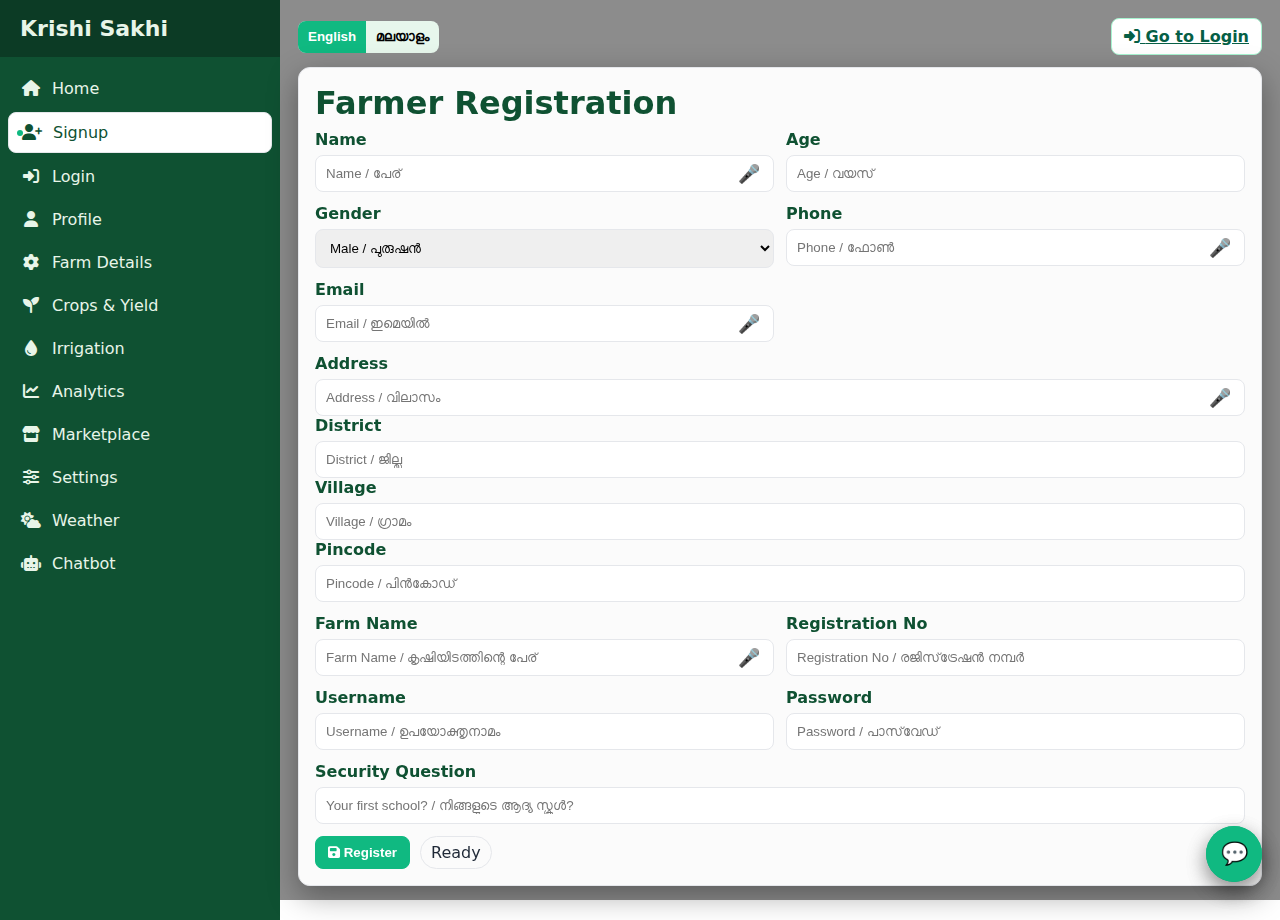
<file: Green/signup.html>
<!doctype html>
<html lang="en">
<head>
  <meta charset="utf-8" />
  <meta name="viewport" content="width=device-width, initial-scale=1" />
  <title>Signup • Krishi Sakhi</title>
  <link rel="stylesheet" href="styles.css" />
  <link href="https://cdnjs.cloudflare.com/ajax/libs/font-awesome/6.5.0/css/all.min.css" rel="stylesheet" />
  <style>
    body { 
      background: linear-gradient(rgba(0,0,0,0.45), rgba(0,0,0,0.45)),
                  url('https://images.unsplash.com/photo-1601288496920-00197964033a?q=80&w=1600&auto=format&fit=crop');
      background-size: cover; background-position: center; background-attachment: fixed;
    }
    .card { background: rgba(255,255,255,0.96); backdrop-filter: blur(3px); box-shadow: 0 10px 30px rgba(0,0,0,.35); }
  </style>
</head>
<body>
  <div class="layout">
    <aside class="sidebar">
      <div class="brand">Krishi Sakhi</div>
      <nav>
        <ul class="nav">
          <li><a href="index.html"><span class="icon"><i class="fa-solid fa-house"></i></span> <span data-i18n="home">Home</span></a></li>
          <li><a class="active" href="signup.html"><span class="icon"><i class="fa-solid fa-user-plus"></i></span> <span data-i18n="signup">Signup</span></a></li>
          <li><a href="login.html"><span class="icon"><i class="fa-solid fa-right-to-bracket"></i></span> <span data-i18n="login">Login</span></a></li>
          <li><a href="profile.html"><span class="icon"><i class="fa-solid fa-user"></i></span> <span data-i18n="profile">Profile</span></a></li>
          <li><a href="farm-details.html"><span class="icon"><i class="fa-solid fa-gear"></i></span> <span data-i18n="farm">Farm Details</span></a></li>
          <li><a href="crops-yield.html"><span class="icon"><i class="fa-solid fa-seedling"></i></span> <span data-i18n="crops">Crops &amp; Yield</span></a></li>
          <li><a href="irrigation.html"><span class="icon"><i class="fa-solid fa-droplet"></i></span> <span data-i18n="irrigation">Irrigation</span></a></li>
          <li><a href="analytics.html"><span class="icon"><i class="fa-solid fa-chart-line"></i></span> <span data-i18n="analytics">Analytics</span></a></li>
          <li><a href="marketplace.html"><span class="icon"><i class="fa-solid fa-store"></i></span> <span data-i18n="market">Marketplace</span></a></li>
          <li><a href="settings.html"><span class="icon"><i class="fa-solid fa-sliders"></i></span> <span data-i18n="settings">Settings</span></a></li>
          <li><a href="weather.html"><span class="icon"><i class="fa-solid fa-cloud-sun"></i></span> <span data-i18n="weather">Weather</span></a></li>
          <li><a href="chatbot.html"><span class="icon"><i class="fa-solid fa-robot"></i></span> <span data-i18n="chat">Chatbot</span></a></li>
        </ul>
      </nav>
    </aside>
    <main class="main">
      <div class="actions" style="justify-content:space-between;align-items:center;margin-bottom:12px">
        <div class="lang-toggle">
          <button id="btn-en" class="active">English</button>
          <button id="btn-ml">മലയാളം</button>
        </div>
        <a class="btn secondary" href="login.html"><i class="fa-solid fa-right-to-bracket"></i> <span data-i18n="goto_login">Go to Login</span></a>
      </div>

      
      <div class="card">
        <h1 class="header" data-i18n="title">Farmer Registration</h1>
        <form id="signupForm" class="row g-2">
          <div>
            <div class="label" data-i18n="name">Name</div>
            <div class="input-with-voice"><input class="input" id="name" placeholder="Name / പേര്" /><button type="button" class="voice-btn" data-target="name">🎤</button></div>
          </div>
          <div>
            <div class="label" data-i18n="age">Age</div>
            <input class="input" id="age" type="number" placeholder="Age / വയസ്" />
          </div>
          <div>
            <div class="label" data-i18n="gender">Gender</div>
            <select class="select" id="gender">
              <option value="male">Male / പുരുഷൻ</option>
              <option value="female">Female / സ്ത്രീ</option>
              <option value="other">Other / മറ്റുള്ളവർ</option>
            </select>
          </div>
          <div>
            <div class="label" data-i18n="phone">Phone</div>
            <div class="input-with-voice"><input class="input" id="phone" placeholder="Phone / ഫോൺ" /><button type="button" class="voice-btn" data-target="phone">🎤</button></div>
          </div>
          <div>
            <div class="label" data-i18n="email">Email</div>
            <div class="input-with-voice"><input class="input" id="email" placeholder="Email / ഇമെയിൽ" /><button type="button" class="voice-btn" data-target="email">🎤</button></div>
          </div>
          <div class="g-2" style="grid-column:1/-1">
            <div>
              <div class="label" data-i18n="address">Address</div>
              <div class="input-with-voice"><input class="input" id="address" placeholder="Address / വിലാസം" /><button type="button" class="voice-btn" data-target="address">🎤</button></div>
            </div>
            <div>
              <div class="label" data-i18n="district">District</div>
              <input class="input" id="district" placeholder="District / ജില്ല" />
            </div>
            <div>
              <div class="label" data-i18n="village">Village</div>
              <input class="input" id="village" placeholder="Village / ഗ്രാമം" />
            </div>
            <div>
              <div class="label" data-i18n="pincode">Pincode</div>
              <input class="input" id="pincode" placeholder="Pincode / പിന്‍കോഡ്" />
            </div>
          </div>
          <div>
            <div class="label" data-i18n="farm_name">Farm Name</div>
            <div class="input-with-voice"><input class="input" id="farmName" placeholder="Farm Name / കൃഷിയിടത്തിന്റെ പേര്" /><button type="button" class="voice-btn" data-target="farmName">🎤</button></div>
          </div>
          <div>
            <div class="label" data-i18n="reg_no">Registration No</div>
            <input class="input" id="regNo" placeholder="Registration No / രജിസ്‌ട്രേഷൻ നമ്പർ" />
          </div>
          <div>
            <div class="label" data-i18n="username">Username</div>
            <input class="input" id="username" placeholder="Username / ഉപയോക്തൃനാമം" />
          </div>
          <div>
            <div class="label" data-i18n="password">Password</div>
            <input class="input" id="password" type="password" placeholder="Password / പാസ്‌വേഡ്" />
          </div>
          <div style="grid-column:1/-1">
            <div class="label" data-i18n="security_q">Security Question</div>
            <input class="input" id="secQ" placeholder="Your first school? / നിങ്ങളുടെ ആദ്യ സ്കൂൾ?" />
          </div>
          <div class="actions" style="grid-column:1/-1">
            <button class="btn" id="submitBtn" type="submit"><i class="fa-solid fa-floppy-disk"></i> <span data-i18n="submit">Register</span></button>
            <span class="pill" id="formStatus">Ready</span>
          </div>
        </form>
      </div>
      

    </main>
  </div>

  <script>
    // I18N
    const I18N={
      en:{home:'Home',signup:'Signup',login:'Login',goto_login:'Go to Login',title:'Farmer Registration',name:'Name',age:'Age',gender:'Gender',phone:'Phone',email:'Email',address:'Address',district:'District',village:'Village',pincode:'Pincode',farm_name:'Farm Name',reg_no:'Registration No',username:'Username',password:'Password',security_q:'Security Question',submit:'Register',required_msg:'Please fill all required fields.'},
      ml:{home:'ഹോം',signup:'രജിസ്റ്റർ',login:'ലോഗിൻ',goto_login:'ലോഗിൻ പേജിലേക്ക്',title:'കർഷക രജിസ്ട്രേഷൻ',name:'പേര്',age:'വയസ്',gender:'ലിംഗം',phone:'ഫോൺ',email:'ഇമെയിൽ',address:'വിലാസം',district:'ജില്ല',village:'ഗ്രാമം',pincode:'പിന്‍കോഡ്',farm_name:'കൃഷിയിടത്തിന്റെ പേര്',reg_no:'രജിസ്‌ട്രേഷൻ നമ്പർ',username:'ഉപയോക്തൃനാമം',password:'പാസ്‌വേഡ്',security_q:'സെക്യൂരിറ്റി ചോദ്യം',submit:'രജിസ്റ്റർ',required_msg:'ദയവായി ആവശ്യമായ ഫീൽഡുകൾ പൂരിപ്പിക്കുക.'}
    };
    const btnEn=document.getElementById('btn-en'), btnMl=document.getElementById('btn-ml');
    function setLang(l){ document.querySelectorAll('[data-i18n]').forEach(el=>{const k=el.getAttribute('data-i18n'); el.textContent=I18N[l][k]||el.textContent}); btnEn.classList.toggle('active',l==='en'); btnMl.classList.toggle('active',l==='ml'); currentLang=l; }
    btnEn.addEventListener('click',()=>setLang('en')); btnMl.addEventListener('click',()=>setLang('ml'));
    let currentLang='en'; setLang('en');

    // Voice input
    function attachVoice(btn){ const Rec=window.SpeechRecognition||window.webkitSpeechRecognition; if(!Rec){btn.style.display='none';return;} const id=btn.dataset.target; const input=document.getElementById(id); const rec=new Rec(); rec.continuous=false; rec.interimResults=false; btn.addEventListener('click',()=>{ rec.lang=currentLang==='en'?'en-IN':'ml-IN'; rec.start(); btn.classList.add('listening');}); rec.onresult=e=>{ input.value=e.results[0][0].transcript; }; rec.onend=()=>btn.classList.remove('listening'); }
    document.querySelectorAll('.voice-btn').forEach(attachVoice);

    // Validation + audio confirmation
    document.getElementById('signupForm').addEventListener('submit',e=>{
      e.preventDefault();
      const ids=['name','age','phone','address','district','village','pincode','username','password'];
      for(const id of ids){ const el=document.getElementById(id); if(!el.value||el.value.trim()===''){ alert(I18N[currentLang].required_msg); el.focus(); return; } }
      // Store minimal profile locally
      const profile={name:document.getElementById('name').value, phone:document.getElementById('phone').value, farm:document.getElementById('farmName').value};
      localStorage.setItem('green:profile', JSON.stringify(profile));
      document.getElementById('formStatus').textContent='✓ Registered';
      if('speechSynthesis' in window){ const msg=new SpeechSynthesisUtterance(currentLang==='en'?'Registration completed':'രജിസ്ട്രേഷൻ പൂർത്തിയായി'); speechSynthesis.speak(msg); }
      setTimeout(()=>{ window.location.href='login.html'; }, 800);
    });
  </script>
  
  <!-- Weather slider -->
  <button class="chatbot-toggle" id="weatherToggle" title="Weather">☁️</button>
  <div class="chatbot-panel" id="weatherPanel">
    <div class="chatbot-header">
      <strong>14-Day Weather</strong>
      <a href="weather.html" class="btn secondary" style="padding:4px 8px">Open</a>
    </div>
    <div class="chatbot-body">
      <div id="wxPreview" class="wx-list"></div>
      <div class="hint">Showing next days. Click Open for full 2-week forecast.</div>
    </div>
  </div>
  <script>
    async function loadWeatherPreview(){
      const coords = await new Promise(res=>{
        if(navigator.geolocation){ navigator.geolocation.getCurrentPosition(p=>res({lat:p.coords.latitude, lon:p.coords.longitude}), ()=>res(null), {timeout:3000}); } else res(null);
      });
      const lat = coords?.lat ?? 8.5241; // Thiruvananthapuram
      const lon = coords?.lon ?? 76.9366;
      const url = `https://api.open-meteo.com/v1/forecast?latitude=${lat}&longitude=${lon}&daily=temperature_2m_max,temperature_2m_min,precipitation_probability_mean&forecast_days=14&timezone=auto`;
      try{
        const r = await fetch(url); const j = await r.json();
        const d = j.daily; const list=document.getElementById('wxPreview'); list.innerHTML='';
        (d.time||[]).slice(0,6).forEach((date,i)=>{
          const max=d.temperature_2m_max[i], min=d.temperature_2m_min[i], pop=(d.precipitation_probability_mean?.[i]??0);
          const div=document.createElement('div'); div.className='wx-card';
          div.innerHTML = `<div><div>${new Date(date).toLocaleDateString()}</div><div class='wx-badge'>Rain ${pop}%</div></div><div class='wx-temp'>${Math.round(min)}° / ${Math.round(max)}°</div>`;
          list.appendChild(div);
        });
      }catch(e){ document.getElementById('wxPreview').innerHTML='<div class=\"hint\">Weather unavailable offline</div>'; }
    }
    const wxToggle=document.getElementById('weatherToggle'); const wxPanel=document.getElementById('weatherPanel');
    wxToggle.addEventListener('click',()=>{ wxPanel.style.display=wxPanel.style.display==='flex'?'none':'flex'; if(wxPanel.style.display==='flex') loadWeatherPreview(); });
  </script>
  
  <!-- Chatbot slider -->
  <button class="chatbot-toggle" id="chatbotToggle" title="Ask Krishi Sakhi">💬</button>
  <div class="chatbot-panel" id="chatbotPanel">
    <div class="chatbot-header">
      <strong>Krishi Sakhi Chat</strong>
      <button id="chatbotClose" class="btn secondary" style="padding:4px 8px">✕</button>
    </div>
    <div class="chatbot-body" id="chatBody">
      <div class="chat-msg"><div class="chat-bubble">Hi! Ask me about crops, irrigation, weather, or market prices. Try one:</div></div>
      <div class="suggestions" id="chatSug"></div>
    </div>
    <div class="chat-input">
      <input class="input" id="chatInput" placeholder="Type your question..." />
      <button class="btn" id="chatSend">Send</button>
    </div>
  </div>

  <script>
    const QA = [
      {q:['best crop now','season','what to plant'], a:'Current season suggestions: Virippu (Apr–Sep) paddy Uma/Jyothi; vegetables like okra and cucumber.'},
      {q:['irrigation schedule','water'], a:'Irrigation advice: maintain 2–5 cm water after transplanting; reduce before harvest.'},
      {q:['fertilizer','npk'], a:'Follow soil test. Example split: 60:30:30 kg/acre in 3 splits (crop dependent).'},
      {q:['market price','price'], a:'Market prices vary daily. Check local Krishi Bhavan bulletin or state portals.'},
      {q:['weather','rain'], a:'Plan drainage for heavy rain; mulch to conserve moisture.'}
    ];
    const SUG = ['What to plant this season?','Irrigation schedule','Fertilizer guidance','Market price info','Weather tips'];
    const chatToggle=document.getElementById('chatbotToggle');
    const chatPanel=document.getElementById('chatbotPanel');
    const chatClose=document.getElementById('chatbotClose');
    const chatBody=document.getElementById('chatBody');
    const chatInput=document.getElementById('chatInput');
    const chatSend=document.getElementById('chatSend');
    const chatSug=document.getElementById('chatSug');
    function addMsg(text, user=false){ const row=document.createElement('div'); row.className='chat-msg'+(user?' user':''); const bub=document.createElement('div'); bub.className='chat-bubble'; bub.textContent=text; row.appendChild(bub); chatBody.appendChild(row); chatBody.scrollTop=chatBody.scrollHeight; }
    function answer(q){ const t=q.toLowerCase(); const hit=QA.find(x=>x.q.some(k=>t.includes(k))); return hit?hit.a:"Sorry, I don't have that info yet. Try asking about irrigation, fertilizer, market prices, or weather."; }
    function send(){ const v=chatInput.value.trim(); if(!v) return; addMsg(v,true); addMsg(answer(v)); chatInput.value=''; }
    chatSend.addEventListener('click',send); chatInput.addEventListener('keydown',e=>{ if(e.key==='Enter') send(); });
    chatToggle.addEventListener('click',()=>{ chatPanel.style.display = chatPanel.style.display==='flex'?'none':'flex'; if(chatPanel.style.display==='flex'){ chatInput.focus(); }});
    chatClose.addEventListener('click',()=>{ chatPanel.style.display='none'; });
    SUG.forEach(s=>{ const b=document.createElement('button'); b.className='suggestion'; b.textContent=s; b.addEventListener('click',()=>{ chatInput.value=s; send(); }); chatSug.appendChild(b); });
  </script>
</body>
</html>
</file>
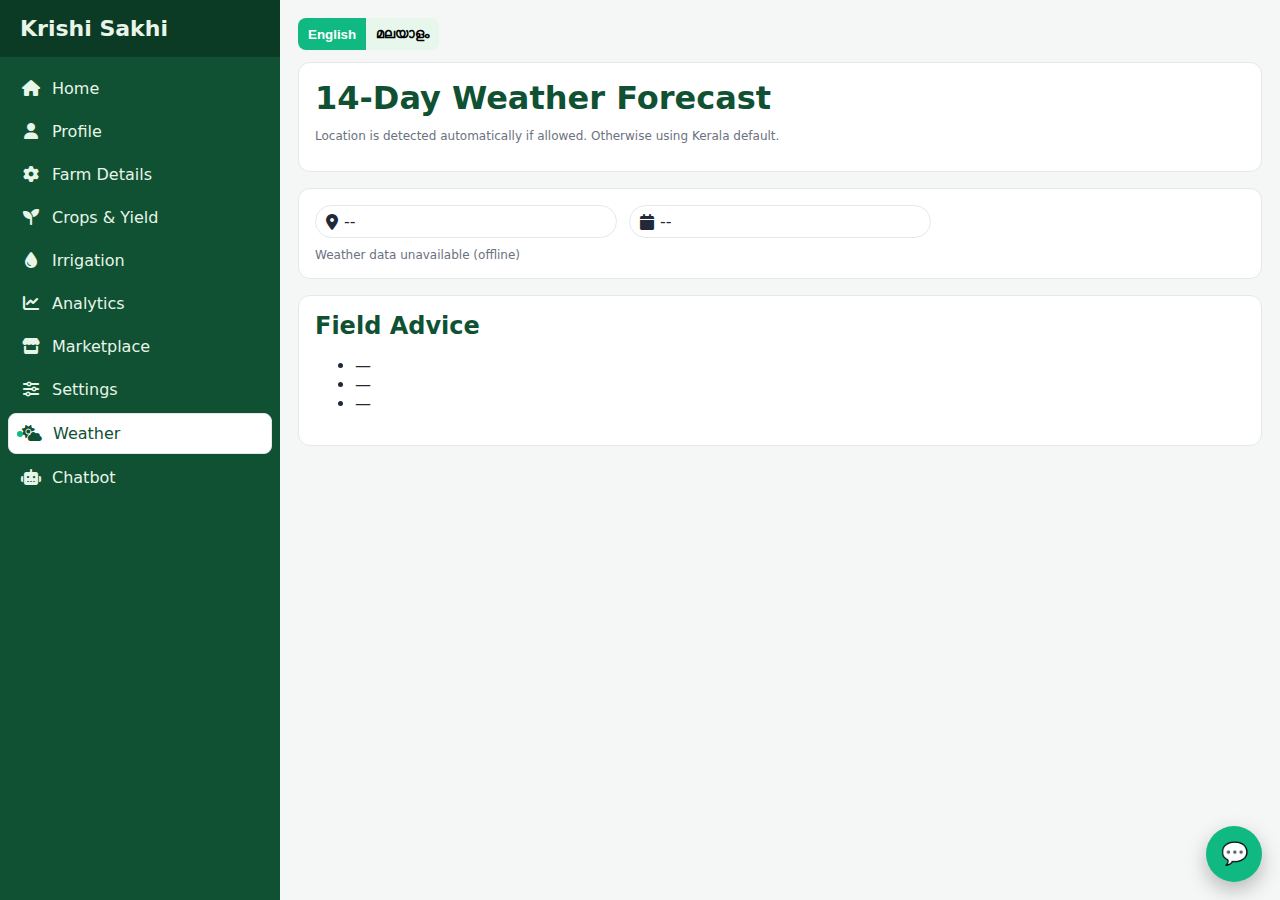
<file: Green/weather.html>
<!doctype html>
<html lang="en">
<head>
  <meta charset="utf-8" />
  <meta name="viewport" content="width=device-width, initial-scale=1" />
  <title>Weather • Krishi Sakhi</title>
  <link rel="stylesheet" href="styles.css" />
  <link href="https://cdnjs.cloudflare.com/ajax/libs/font-awesome/6.5.0/css/all.min.css" rel="stylesheet" />
</head>
<body>
  <div class="layout">
    <aside class="sidebar">
      <div class="brand">Krishi Sakhi</div>
      <nav>
        <ul class="nav">
          <li><a href="index.html"><span class="icon"><i class="fa-solid fa-house"></i></span> <span data-i18n="home">Home</span></a></li>
          <li><a href="profile.html"><span class="icon"><i class="fa-solid fa-user"></i></span> <span data-i18n="profile">Profile</span></a></li>
          <li><a href="farm-details.html"><span class="icon"><i class="fa-solid fa-gear"></i></span> <span data-i18n="farm">Farm Details</span></a></li>
          <li><a href="crops-yield.html"><span class="icon"><i class="fa-solid fa-seedling"></i></span> <span data-i18n="crops">Crops &amp; Yield</span></a></li>
          <li><a href="irrigation.html"><span class="icon"><i class="fa-solid fa-droplet"></i></span> <span data-i18n="irrigation">Irrigation</span></a></li>
          <li><a href="analytics.html"><span class="icon"><i class="fa-solid fa-chart-line"></i></span> <span data-i18n="analytics">Analytics</span></a></li>
          <li><a href="marketplace.html"><span class="icon"><i class="fa-solid fa-store"></i></span> <span data-i18n="market">Marketplace</span></a></li>
          <li><a href="settings.html"><span class="icon"><i class="fa-solid fa-sliders"></i></span> <span data-i18n="settings">Settings</span></a></li>
          <li><a class="active" href="weather.html"><span class="icon"><i class="fa-solid fa-cloud-sun"></i></span> <span data-i18n="weather">Weather</span></a></li>
          <li><a href="chatbot.html"><span class="icon"><i class="fa-solid fa-robot"></i></span> <span data-i18n="chat">Chatbot</span></a></li>
        </ul>
      </nav>
    </aside>
    <main class="main">
      <div class="actions" style="justify-content:space-between;align-items:center;margin-bottom:12px">
        <div class="lang-toggle">
          <button id="btn-en" class="active">English</button>
          <button id="btn-ml">മലയാളം</button>
        </div>
      </div>

      <div class="card">
        <h1 class="header" data-i18n="title">14-Day Weather Forecast</h1>
        <p class="hint" data-i18n="desc">Location is detected automatically if allowed. Otherwise using Kerala default.</p>
      </div>

      <div class="card">
        <div class="row g-3">
          <div class="pill"><i class="fa-solid fa-location-dot"></i> <span id="wxLoc">--</span></div>
          <div class="pill"><i class="fa-solid fa-calendar"></i> <span id="wxRange">--</span></div>
        </div>
        <div class="wx-list" id="wxList" style="margin-top:10px"></div>
      </div>

      <div class="card">
        <h2 class="header" data-i18n="advice">Field Advice</h2>
        <ul>
          <li id="ad1">—</li>
          <li id="ad2">—</li>
          <li id="ad3">—</li>
        </ul>
      </div>
    </main>
  </div>

  <script>
    // I18N
    const I18N={
      en:{home:'Home',profile:'Profile',farm:'Farm Details',crops:'Crops & Yield',irrigation:'Irrigation',analytics:'Analytics',market:'Marketplace',settings:'Settings',weather:'Weather',chat:'Chatbot',title:'14-Day Weather Forecast',desc:'Location is detected automatically if allowed. Otherwise using Kerala default.',advice:'Field Advice'},
      ml:{home:'ഹോം',profile:'പ്രൊഫൈൽ',farm:'കൃഷിയിട വിവരങ്ങൾ',crops:'വിള & വിളവ്',irrigേഷൻ:'ജലസേചനം',analytics:'വിശകലനം',market:'മാർക്കറ്റ്പ്ലേസ്',settings:'സെറ്റിങ്ങുകൾ',weather:'കാലാവസ്ഥ',chat:'ചാറ്റ്ബോട്ട്',title:'14-ദിവസത്തെ കാലാവസ്ഥ',desc:'അനുമതി നൽകിയാൽ സ്ഥലം സ്വയമേവ കണ്ടെത്തുന്നു. അല്ലാത്തപക്ഷം കേരള ഡീഫോൾട്.',advice:'വയലിനുള്ള ഉപദേശം'}
    };
    const btnEn=document.getElementById('btn-en'), btnMl=document.getElementById('btn-ml'); let currentLang='en';
    function setLang(l){ currentLang=l; document.querySelectorAll('[data-i18n]').forEach(el=>{ const k=el.getAttribute('data-i18n'); el.textContent=I18N[l][k]||el.textContent; }); btnEn.classList.toggle('active',l==='en'); btnMl.classList.toggle('active',l==='ml'); }
    btnEn.addEventListener('click',()=>setLang('en')); btnMl.addEventListener('click',()=>setLang('ml')); setLang('en');

    // Fetch 14-day weather from Open-Meteo
    async function fetchForecast(){
      const coords = await new Promise(res=>{
        if(navigator.geolocation){ navigator.geolocation.getCurrentPosition(p=>res({lat:p.coords.latitude, lon:p.coords.longitude}), ()=>res(null), {timeout:4000}); } else res(null);
      });
      const lat = coords?.lat ?? 8.5241; // Thiruvananthapuram
      const lon = coords?.lon ?? 76.9366;
      const url = `https://api.open-meteo.com/v1/forecast?latitude=${lat}&longitude=${lon}&daily=weathercode,temperature_2m_max,temperature_2m_min,precipitation_probability_mean&forecast_days=14&timezone=auto`;
      try{
        const r = await fetch(url); const j = await r.json();
        const d=j.daily; const time=d.time||[];
        const locStr = coords? `${lat.toFixed(2)}, ${lon.toFixed(2)}` : 'Kerala (default)';
        document.getElementById('wxLoc').textContent = locStr;
        if(time.length){ document.getElementById('wxRange').textContent = new Date(time[0]).toLocaleDateString() + ' — ' + new Date(time[time.length-1]).toLocaleDateString(); }
        const list=document.getElementById('wxList'); list.innerHTML='';
        time.forEach((date,i)=>{
          const max=d.temperature_2m_max[i], min=d.temperature_2m_min[i], pop=(d.precipitation_probability_mean?.[i]??0), code=d.weathercode?.[i]??0;
          const icon = pop>=60? '🌧️' : (pop>=20? '🌦️' : '☀️');
          const card=document.createElement('div'); card.className='wx-card';
          card.innerHTML=`<div><div>${new Date(date).toLocaleDateString()}</div><div class='wx-badge'>${icon} Rain ${pop}%</div></div><div class='wx-temp'>${Math.round(min)}° / ${Math.round(max)}°</div>`;
          list.appendChild(card);
        });
        // Simple advice based on next 3 days
        const pop3 = (d.precipitation_probability_mean||[]).slice(0,3).reduce((s,x)=>s+(x||0),0)/3;
        const hot = (d.temperature_2m_max||[]).slice(0,3).some(v=>v>=35);
        document.getElementById('ad1').textContent = pop3>60 ? 'High rain chance: plan drainage and delay pesticide sprays.' : 'Low rain chance: consider irrigation scheduling.';
        document.getElementById('ad2').textContent = hot ? 'High temperatures expected: schedule irrigation for early morning or evening.' : 'Moderate temperatures: normal operations recommended.';
        document.getElementById('ad3').textContent = 'Mulch and cover young plants to conserve moisture during dry spells.';
      }catch(e){
        document.getElementById('wxList').innerHTML = '<div class="hint">Weather data unavailable (offline)</div>';
      }
    }
    fetchForecast();
  </script>
  
  <!-- Chatbot slider -->
  <button class="chatbot-toggle" id="chatbotToggle" title="Ask Krishi Sakhi">💬</button>
  <div class="chatbot-panel" id="chatbotPanel">
    <div class="chatbot-header">
      <strong>Krishi Sakhi Chat</strong>
      <button id="chatbotClose" class="btn secondary" style="padding:4px 8px">✕</button>
    </div>
    <div class="chatbot-body" id="chatBody">
      <div class="chat-msg"><div class="chat-bubble">Hi! Ask me about weather, irrigation, crops, or market prices. Try one:</div></div>
      <div class="suggestions" id="chatSug"></div>
    </div>
    <div class="chat-input">
      <input class="input" id="chatInput" placeholder="Type your question..." />
      <button class="btn" id="chatSend">Send</button>
    </div>
  </div>

  <script>
    const QA=[
      {q:['weather','rain','forecast','temperature'], a:'Open the 14-day forecast above. Expect monsoon variability; plan drainage and mulch as needed.'},
      {q:['irrigation'], a:'Schedule irrigation in early morning/evening. Reduce before expected rain.'},
      {q:['fertilizer','npk'], a:'Follow soil test. Typical paddy split example 60:30:30 kg/acre in 3 splits.'},
      {q:['market','price'], a:'Check Kerala Agri Market portals or Krishi Bhavan notices for daily rates.'}
    ];
    const SUG=['Will it rain this week?','Irrigation schedule tips','Fertilizer split','Market price info'];
    const chatToggle=document.getElementById('chatbotToggle'); const chatPanel=document.getElementById('chatbotPanel'); const chatClose=document.getElementById('chatbotClose');
    const chatBody=document.getElementById('chatBody'); const chatInput=document.getElementById('chatInput'); const chatSend=document.getElementById('chatSend'); const chatSug=document.getElementById('chatSug');
    function addMsg(t,u=false){ const r=document.createElement('div'); r.className='chat-msg'+(u?' user':''); const b=document.createElement('div'); b.className='chat-bubble'; b.textContent=t; r.appendChild(b); chatBody.appendChild(r); chatBody.scrollTop=chatBody.scrollHeight; }
    function answer(q){ const t=q.toLowerCase(); const hit=QA.find(x=>x.q.some(k=>t.includes(k))); return hit?hit.a:"Sorry, try asking about weather, irrigation, fertilizer, or market."; }
    function send(){ const v=chatInput.value.trim(); if(!v) return; addMsg(v,true); addMsg(answer(v)); chatInput.value=''; }
    chatSend.addEventListener('click',send); chatInput.addEventListener('keydown',e=>{ if(e.key==='Enter') send(); });
    chatToggle.addEventListener('click',()=>{ chatPanel.style.display=chatPanel.style.display==='flex'?'none':'flex'; if(chatPanel.style.display==='flex') chatInput.focus(); });
    chatClose.addEventListener('click',()=>chatPanel.style.display='none');
    SUG.forEach(s=>{ const b=document.createElement('button'); b.className='suggestion'; b.textContent=s; b.addEventListener('click',()=>{ chatInput.value=s; send(); }); chatSug.appendChild(b); });
  </script>
</body>
</html>
</file>
<file: Green/styles.css>
/* Kerala Farmers Portal - Shared Styles */
*{box-sizing:border-box}html,body{height:100%}
body{margin:0;font-family:Segoe UI,system-ui,-apple-system,Roboto,Arial,sans-serif;background:#f4f7f5;color:#1f2937}
.layout{display:grid;grid-template-columns:280px 1fr;min-height:100vh}
.sidebar{background:#0f5132;color:#e8f5e9;display:flex;flex-direction:column}
.brand{font-weight:800;font-size:22px;padding:16px 20px;background:#0c3b25}
.nav{list-style:none;margin:0;padding:8px}
.nav li{margin:4px 0}
.nav a{display:flex;align-items:center;gap:10px;color:#e8f5e9;text-decoration:none;padding:10px 12px;border-radius:8px}
.nav a:hover{background:#145a38}
.nav a.active{background:#ffffff;color:#0f5132;position:relative;border:1px solid #e5e7eb}
.nav a.active .icon{color:#0f5132}
.nav a.active::before{content:'';position:absolute;left:8px;top:50%;width:6px;height:6px;background:#10b981;border-radius:999px;transform:translateY(-50%);animation:pulse-dot 1.6s ease-in-out infinite}
@keyframes pulse-dot{0%{transform:translateY(-50%) scale(1);opacity:.9}70%{transform:translateY(-50%) scale(1.9);opacity:.25}100%{transform:translateY(-50%) scale(1);opacity:.7}}
.icon{width:22px;text-align:center}
.main{padding:18px}
.card{background:#fff;border:1px solid #e5e7eb;border-radius:12px;padding:16px;margin-bottom:16px}
.header{margin:0 0 8px;color:#0f5132}
.row{display:grid;gap:12px}
.g-2{grid-template-columns:repeat(2,1fr)}.g-3{grid-template-columns:repeat(3,1fr)}.g-4{grid-template-columns:repeat(4,1fr)}
.label{font-weight:700;color:#0f5132;margin-bottom:6px}
.input,.select,.textarea{width:100%;padding:10px;border:1px solid #e5e7eb;border-radius:8px}
.actions{display:flex;gap:10px;flex-wrap:wrap}
.btn{border:1px solid #10b981;background:#10b981;color:#fff;padding:8px 12px;border-radius:8px;cursor:pointer;font-weight:700}
.btn.secondary{background:#fff;color:#065f46;border-color:#a7f3d0}
.btn.link{background:transparent;border:none;color:#0f5132;padding:0}
.pill{display:inline-flex;align-items:center;gap:6px;border:1px solid #e5e7eb;border-radius:999px;padding:6px 10px}
.lang-toggle{display:flex;background:#e7f7ec;border-radius:8px;overflow:hidden}
.lang-toggle button{flex:1;padding:8px 10px;border:none;background:none;cursor:pointer;font-weight:700}
.lang-toggle .active{background:#10b981;color:#fff}
.input-with-voice{position:relative;display:flex;align-items:center}
.input-with-voice .voice-btn{position:absolute;right:8px;top:50%;transform:translateY(-50%);border:none;background:none;cursor:pointer;font-size:18px;color:#0f5132}
.hint{color:#6b7280;font-size:12px}
@media(max-width:900px){.layout{grid-template-columns:1fr}.sidebar{position:sticky;top:0}.row.g-2,.row.g-3,.row.g-4{grid-template-columns:1fr}}

/* Chatbot slider */
.chatbot-toggle{position:fixed;right:18px;bottom:18px;z-index:9999;border:none;background:#10b981;color:#fff;border-radius:999px;width:56px;height:56px;box-shadow:0 8px 20px rgba(0,0,0,.25);cursor:pointer;font-size:22px}
.chatbot-panel{position:fixed;right:18px;bottom:86px;width:340px;max-width:92vw;background:#ffffff;border:1px solid #e5e7eb;border-radius:14px;box-shadow:0 10px 30px rgba(0,0,0,.35);display:none;flex-direction:column;overflow:hidden;z-index:9998}
.chatbot-header{display:flex;align-items:center;justify-content:space-between;background:#0f5132;color:#e8f5e9;padding:10px 12px}
.chatbot-body{max-height:50vh;overflow:auto;padding:10px;background:#f9fafb}
.chat-msg{display:flex;gap:8px;margin:6px 0}
.chat-msg.user{justify-content:flex-end}
.chat-bubble{max-width:75%;padding:8px 10px;border-radius:12px;border:1px solid #e5e7eb;background:#fff}
.chat-msg.user .chat-bubble{background:#dcfce7;border-color:#bbf7d0}
.chat-input{display:flex;gap:8px;padding:10px;border-top:1px solid #e5e7eb;background:#fff}
.chat-input input{flex:1}
.suggestions{display:flex;flex-wrap:wrap;gap:6px;margin:6px 0}
.suggestion{background:#e7f7ec;color:#065f46;border:1px solid #a7f3d0;border-radius:999px;padding:6px 10px;cursor:pointer;font-size:12px}

/* Weather chips */
.wx-list{display:grid;grid-template-columns:repeat(2,1fr);gap:8px}
.wx-card{display:flex;align-items:center;justify-content:space-between;background:#fff;border:1px solid #e5e7eb;border-radius:10px;padding:8px 10px}
.wx-temp{font-weight:800;color:#0f5132}
.wx-badge{display:inline-flex;align-items:center;gap:6px;background:#e7f7ec;border:1px solid #a7f3d0;color:#065f46;border-radius:999px;padding:4px 8px;font-size:12px}
@media(max-width:540px){.wx-list{grid-template-columns:1fr}}
</file>
